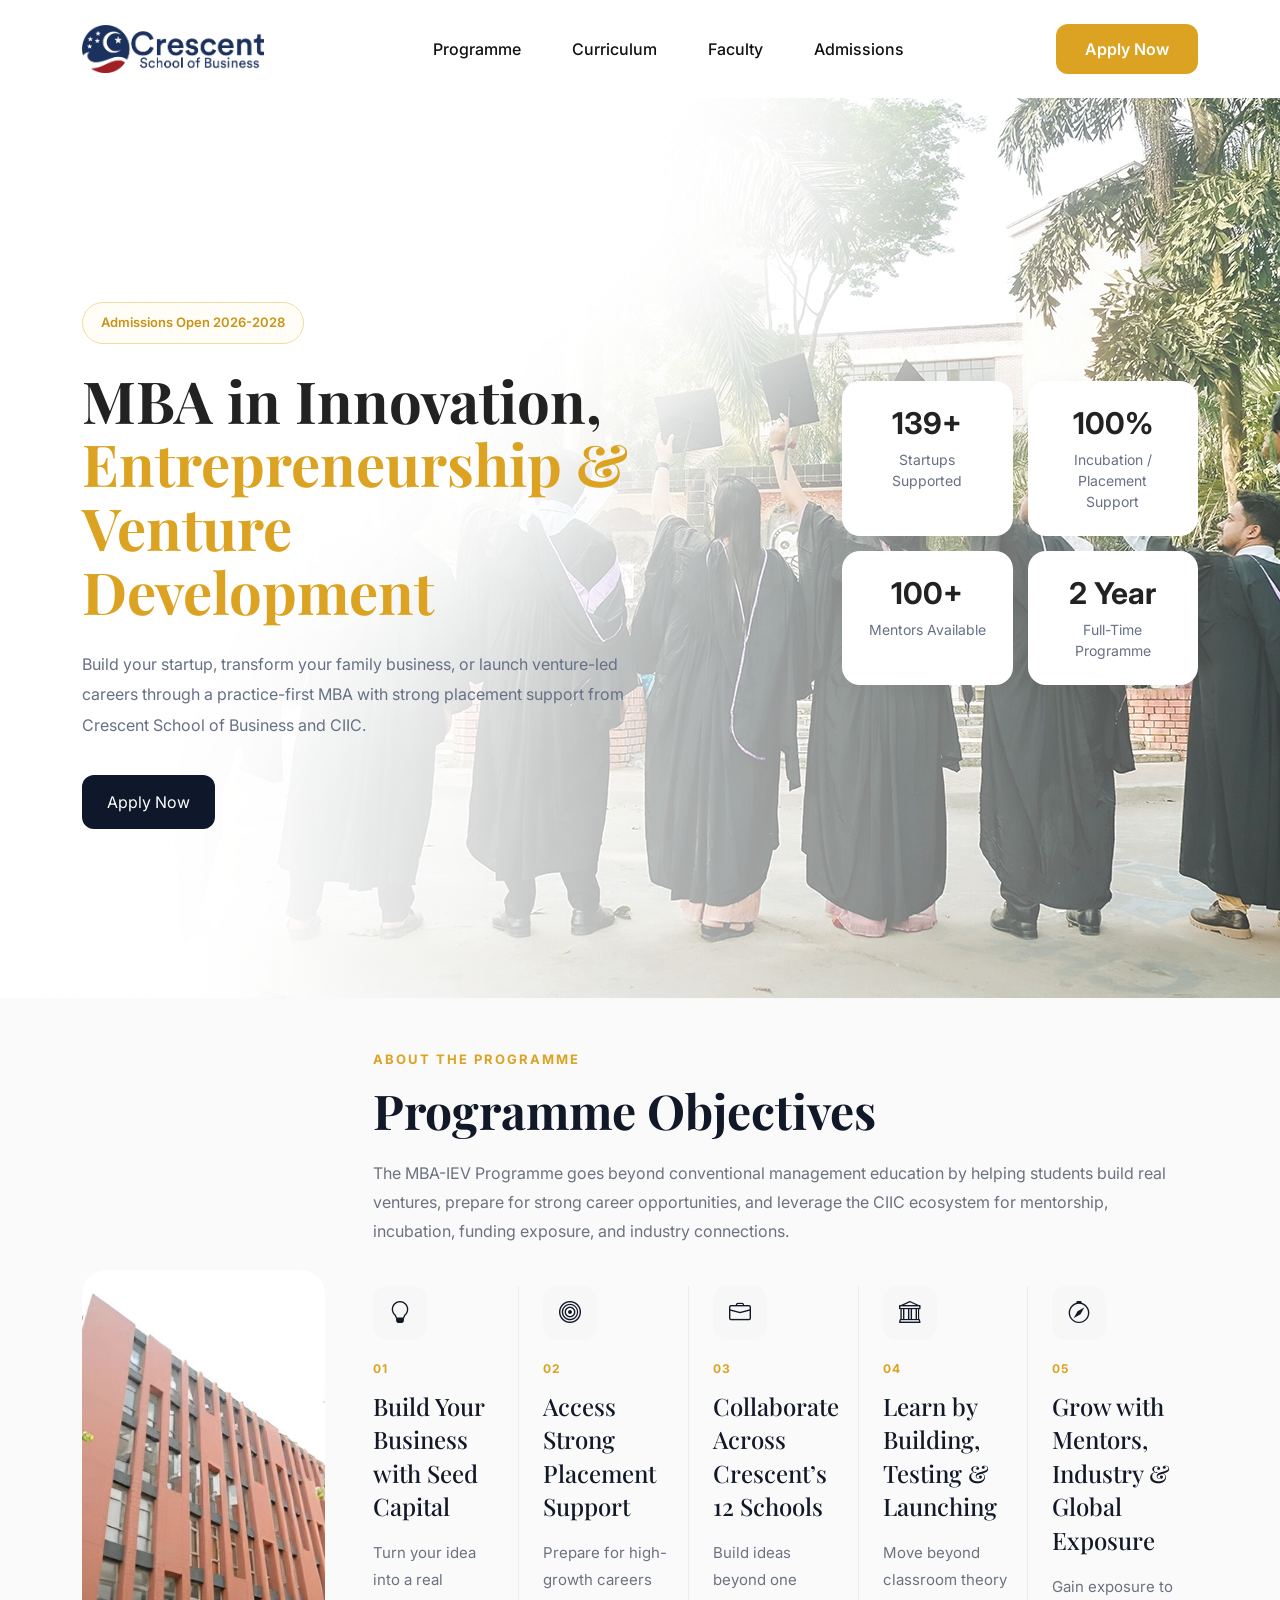
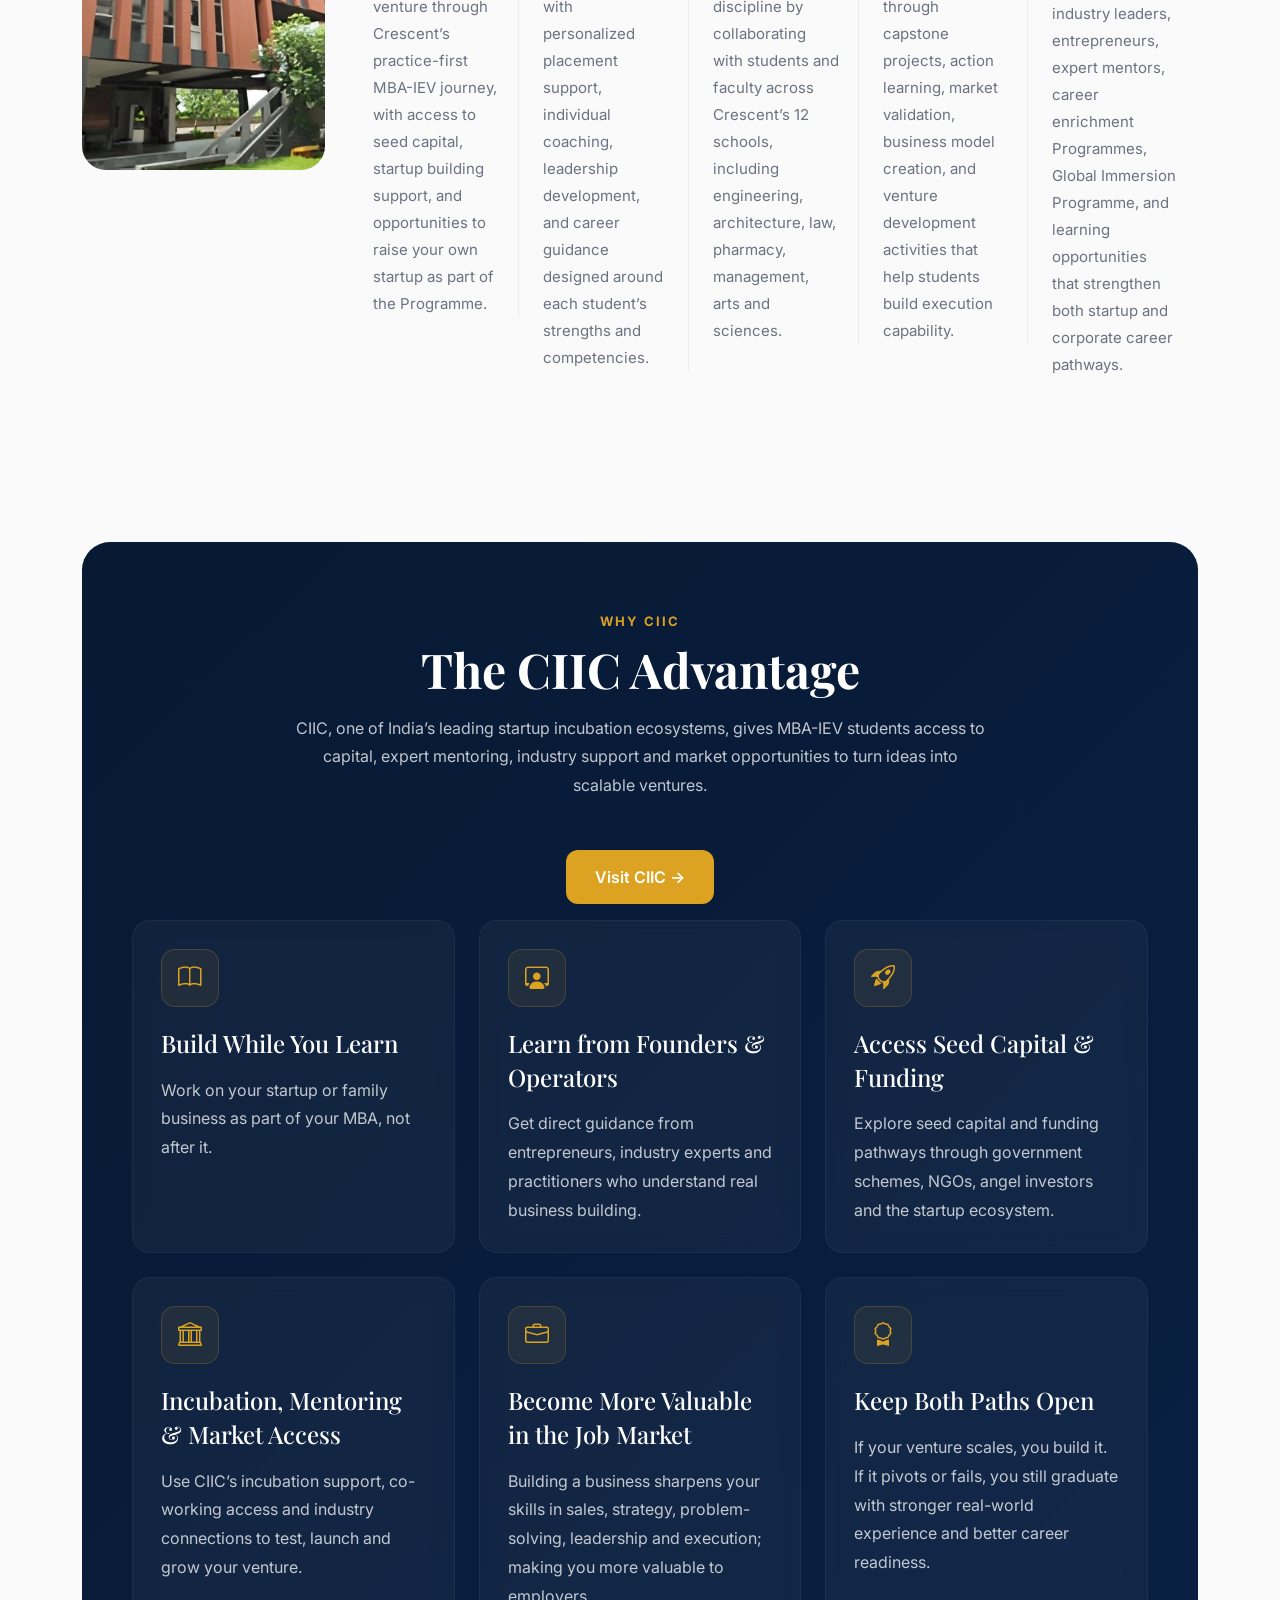
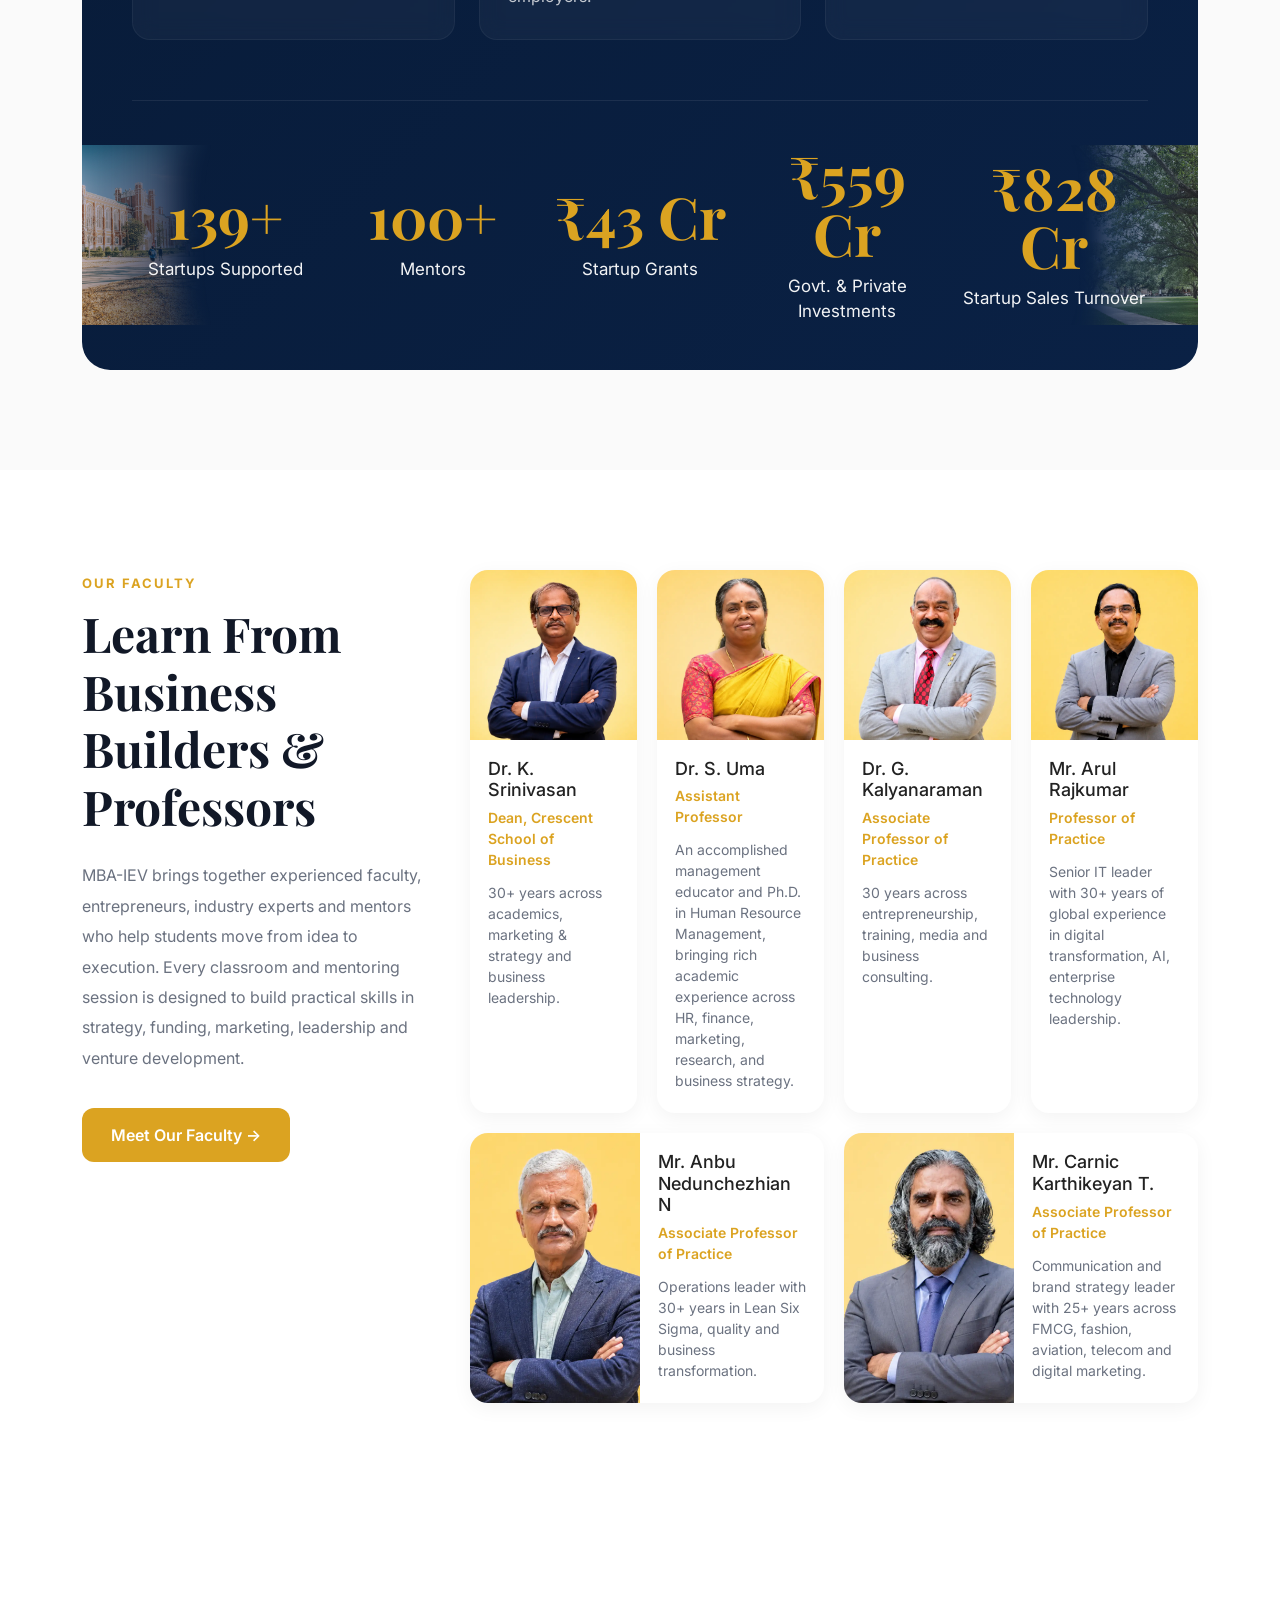
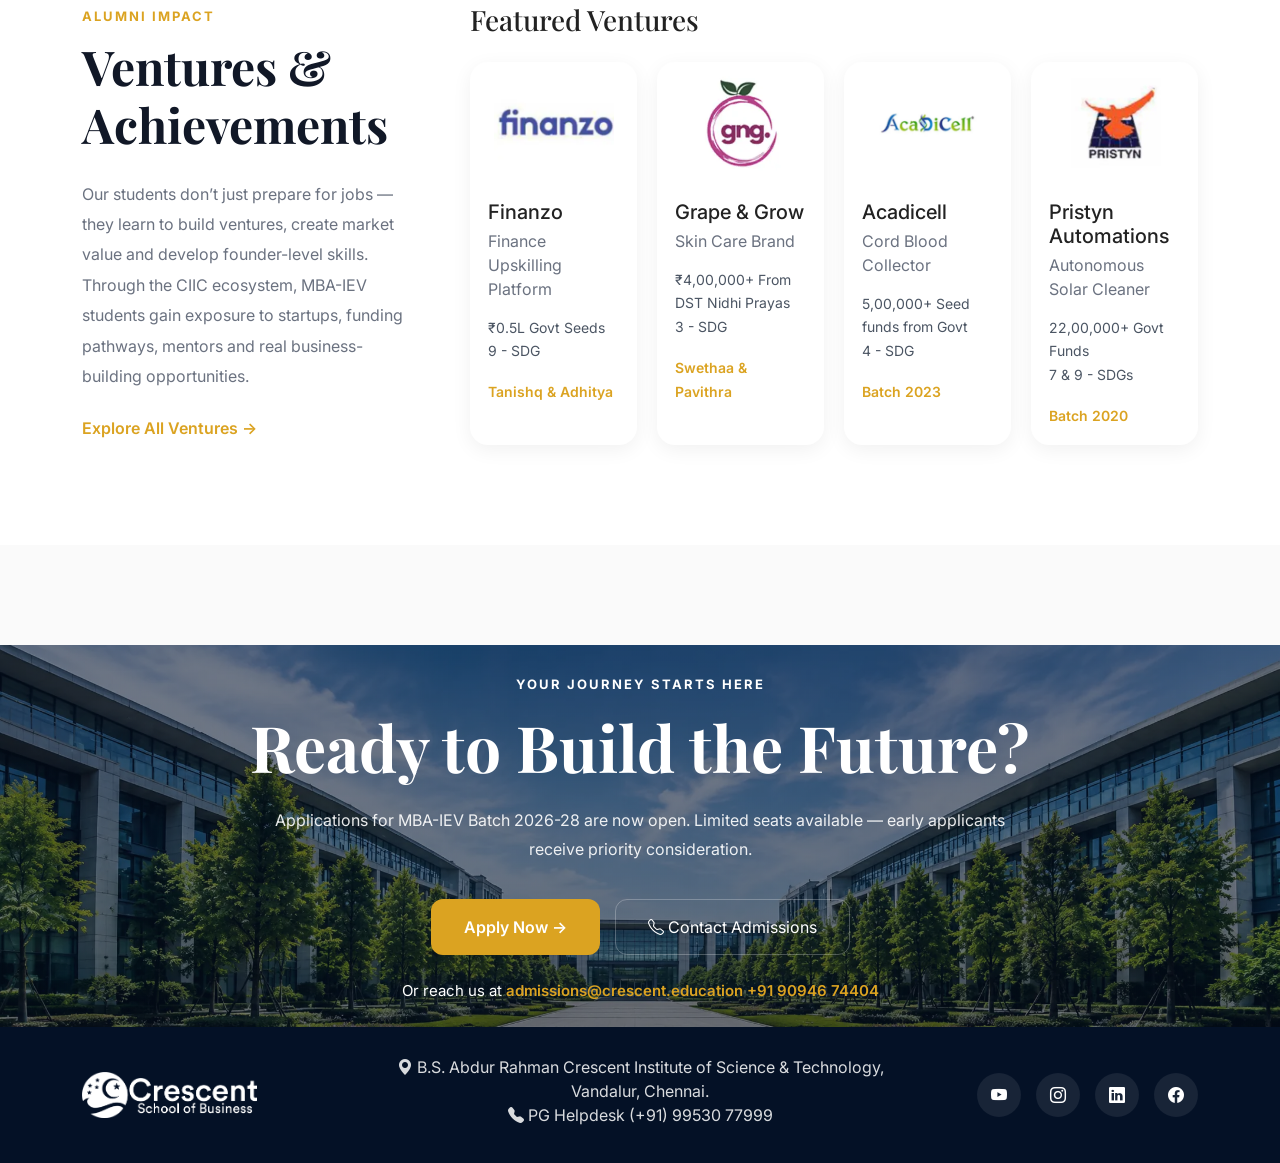
<file: index.html>
<!DOCTYPE html>
<html lang="en">
<head>
    <meta charset="UTF-8">
    <meta name="viewport" content="width=device-width, initial-scale=1.0">

    <title>University MBA Programme</title>

    <!-- Bootstrap -->
    <link href="https://cdn.jsdelivr.net/npm/bootstrap@5.3.3/dist/css/bootstrap.min.css" rel="stylesheet">
    <link rel="icon" type="image/x-icon" href="images/favicon.ico">

    <!-- Google Fonts -->
    <link href="https://fonts.googleapis.com/css2?family=Inter:wght@300;400;500;600;700&family=Playfair+Display:wght@600;700;800&display=swap" rel="stylesheet">

    <link rel="stylesheet" href="css/style.css">
    <link rel="stylesheet" href="https://cdn.jsdelivr.net/npm/bootstrap-icons@1.11.3/font/bootstrap-icons.min.css">
</head>
<body>

    <!-- NAVBAR -->
    <nav class="navbar navbar-expand-lg navbar-light custom-navbar">
        <div class="container">

            <a class="navbar-brand" href="#">
                <div class="logo-placeholder"><img src="images/crescent-logo-white.webp" style="width: 182px;"></div>
            </a>

            <button class="navbar-toggler" type="button" data-bs-toggle="collapse" data-bs-target="#mainNav">
                <span class="navbar-toggler-icon"></span>
            </button>

            <div class="collapse navbar-collapse" id="mainNav">

                <ul class="navbar-nav mx-auto">
                    <li class="nav-item">
                        <a class="nav-link" href="#Programme-objectives">Programme</a>
                    </li>

                    <li class="nav-item">
                        <a class="nav-link" href="#ciic-advantage">Curriculum</a>
                    </li>

                    <li class="nav-item">
                        <a class="nav-link" href="#faculty">Faculty</a>
                    </li>

                    <li class="nav-item">
                        <a class="nav-link" href="#admissions">Admissions</a>
                    </li>
                </ul>

                <a href="https://admissions.crescent.education/mba-and-mca-programme-application" class="btn apply-btn">
                    Apply Now
                </a>

            </div>
        </div>
    </nav>
<!-- HERO -->
    <section class="hero-section">

        <div class="hero-video-wrapper">
            <video class="hero-video" autoplay muted loop playsinline poster="images/hero-bg.webp">
                <source src="https://crescent.education//wp-content//uploads//2025//05//BSACIST-3-26052025.mp4" type="video/mp4">
            </video>
        </div>

        <div class="hero-overlay"></div>

        <div class="container position-relative">

            <div class="row align-items-center justify-content-between">

                <!-- LEFT CONTENT -->
                <div class="col-lg-7 col-xl-6">

                    <div class="hero-content">

                        <div class="hero-badge">
                            Admissions Open 2026-2028
                        </div>

                        <h1 class="hero-title">
                            MBA in Innovation,
                            <span>Entrepreneurship &amp; Venture Development</span>
                        </h1>

                        <p class="hero-description">
                            Build your startup, transform your family business, or launch venture-led careers through a practice-first MBA with strong placement support from Crescent School of Business and CIIC.
                        </p>

                        

                        <div class="hero-buttons align-items-center">

                            <a href="https://admissions.crescent.education/mba-and-mca-programme-application" class="btn primary-btn">
                                Apply Now
                            </a>

                        </div>

                    </div>

                </div>

                <!-- RIGHT CTA -->
                <div class="col-lg-5 col-xl-4">

                    <div class="stats-grid">

                            <div class="stat-card">
                                <h3>139+</h3>
                                <p>Startups Supported</p>
                            </div>

                            <div class="stat-card">
                                <h3>100%</h3>
                                <p>Incubation / Placement Support</p>
                            </div>

                            <!-- <div class="stat-card">
                                <h3>5 Lakhs</h3>
                                <p>Average package</p>
                            </div>

                            <div class="stat-card">
                                <h3>11 Lakhs</h3>
                                <p>Highest package</p>
                            </div> -->

                            <div class="stat-card">
                                <h3>100+</h3>
                                <p>Mentors Available</p>
                            </div>

                            <div class="stat-card">
                                <h3>2 Year</h3>
                                <p>Full-Time Programme</p>
                            </div>

                        </div>

                </div>

            </div>

        </div>

    </section>
    <!-- Programme OBJECTIVES -->
    <section class="Programme-objectives py-5" id="Programme-objectives">

        <div class="container">

            <div class="row align-items-center g-5">

                <!-- IMAGE -->
                <div class="col-lg-3">

                    <div class="objectives-image">
                        <img
                            src="images/program-campus.webp"
                            alt="Campus Building"
                            class="img-fluid"
                        >
                    </div>

                </div>

                <!-- CONTENT -->
                <div class="col-lg-9">

                    <span class="section-tag">
                        ABOUT THE PROGRAMME
                    </span>

                    <h2 class="section-title">
                        Programme Objectives
                    </h2>

                    <p class="section-description">
                        The MBA-IEV Programme goes beyond conventional management education by helping students build real ventures, prepare for strong career opportunities, and leverage the CIIC ecosystem for mentorship, incubation, funding exposure, and industry connections.
                    </p>

                    <div class="row g-4 objectives-grid">

                        <!-- CARD 1 -->
                        <div class="col-lg col-md-6">

                            <div class="objective-card">

                                <div class="objective-icon">
                                    <i class="bi bi-lightbulb"></i>
                                </div>

                                <span class="objective-number">
                                    01
                                </span>

                                <h4>
                                    Build Your Business with Seed Capital
                                </h4>

                                <p>
                                    Turn your idea into a real venture through Crescent&rsquo;s practice-first MBA-IEV journey, with access to seed capital, startup building support, and opportunities to raise your own startup as part of the Programme.
                                </p>

                            </div>

                        </div>

                        <!-- CARD 2 -->
                        <div class="col-lg col-md-6">

                            <div class="objective-card">

                                <div class="objective-icon">
                                    <i class="bi bi-bullseye"></i>
                                </div>

                                <span class="objective-number">
                                    02
                                </span>

                                <h4>
                                    Access Strong Placement Support
                                </h4>

                                <p>
                                    Prepare for high-growth careers with personalized placement support, individual coaching, leadership development, and career guidance designed around each student&rsquo;s strengths and competencies.
                                </p>

                            </div>

                        </div>

                        <!-- CARD 3 -->
                        <div class="col-lg col-md-6">

                            <div class="objective-card">

                                <div class="objective-icon">
                                    <i class="bi bi-briefcase"></i>
                                </div>

                                <span class="objective-number">
                                    03
                                </span>

                                <h4>
                                    Collaborate Across Crescent&rsquo;s 12 Schools
                                </h4>

                                <p>
                                    Build ideas beyond one discipline by collaborating with students and faculty across Crescent&rsquo;s 12 schools, including engineering, architecture, law, pharmacy, management, arts and sciences.
                                </p>

                            </div>

                        </div>

                        <!-- CARD 4 -->
                        <div class="col-lg col-md-6">

                            <div class="objective-card">

                                <div class="objective-icon">
                                    <i class="bi bi-bank"></i>
                                </div>

                                <span class="objective-number">
                                    04
                                </span>

                                <h4>
                                    Learn by Building, Testing &amp; Launching
                                </h4>

                                <p>
                                    Move beyond classroom theory through capstone projects, action learning, market validation, business model creation, and venture development activities that help students build execution capability.
                                </p>

                            </div>

                        </div>

                        <!-- CARD 5 -->
                        <div class="col-lg col-md-12">

                            <div class="objective-card">

                                <div class="objective-icon">
                                    <i class="bi bi-compass"></i>
                                </div>

                                <span class="objective-number">
                                    05
                                </span>

                                <h4>
                                    Grow with Mentors, Industry &amp; Global Exposure
                                </h4>

                                <p>
                                    Gain exposure to industry leaders, entrepreneurs, expert mentors, career enrichment Programmes, Global Immersion Programme, and learning opportunities that strengthen both startup and corporate career pathways.
                                </p>

                            </div>

                        </div>

                    </div>

                </div>

            </div>

        </div>

    </section>
    <!-- WHY CIIC -->
    <section class="ciic-advantage" id="ciic-advantage">

        <div class="container">

            <div class="advantage-wrapper">

                <div class="section-header text-center">

                    <span class="section-tag">
                        WHY CIIC
                    </span>

                    <h2 class="section-title text-white">
                        The CIIC Advantage
                    </h2>

                    <p class="section-subtitle">
                        CIIC, one of India&rsquo;s leading startup incubation ecosystems, gives MBA-IEV students access to capital, expert mentoring, industry support and market opportunities to turn ideas into scalable ventures.
                    </p>

                    <a href="https://www.ciic.ventures/" target="_blank" rel="noopener" class="btn faculty-btn mb-3">
                        Visit CIIC →
                    </a>

                </div>

                <div class="row g-4">

                    <!-- CARD 1 -->
                    <div class="col-lg-4 col-md-4 col-sm-6">

                        <div class="advantage-card">

                            <div class="card-icon">
                                <i class="bi bi-book"></i>
                            </div>

                            <h4>Build While You Learn</h4>

                            <p>
                                Work on your startup or family business as part of your MBA, not after it.
                            </p>

                        </div>

                    </div>

                    <!-- CARD 2 -->
                    <div class="col-lg-4 col-md-4 col-sm-6">

                        <div class="advantage-card">

                            <div class="card-icon">
                                <i class="bi bi-person-workspace"></i>
                            </div>

                            <h4>Learn from Founders &amp; Operators</h4>

                            <p>
                                Get direct guidance from entrepreneurs, industry experts and practitioners who understand real business building.
                            </p>

                        </div>

                    </div>

                    <!-- CARD 3 -->
                    <div class="col-lg-4 col-md-4 col-sm-6">

                        <div class="advantage-card">

                            <div class="card-icon">
                                <i class="bi bi-rocket-takeoff"></i>
                            </div>

                            <h4>Access Seed Capital &amp; Funding</h4>

                            <p>
                                Explore seed capital and funding pathways through government schemes, NGOs, angel investors and the startup ecosystem.
                            </p>

                        </div>

                    </div>

                    <!-- CARD 4 -->
                    <div class="col-lg-4 col-md-4 col-sm-6">

                        <div class="advantage-card">

                            <div class="card-icon">
                                <i class="bi bi-bank"></i>
                            </div>

                            <h4>Incubation, Mentoring &amp; Market Access</h4>

                            <p>
                                Use CIIC&rsquo;s incubation support, co-working access and industry connections to test, launch and grow your venture.
                            </p>

                        </div>

                    </div>

                    <!-- CARD 5 -->
                    <div class="col-lg-4 col-md-4 col-sm-6">

                        <div class="advantage-card">

                            <div class="card-icon">
                                <i class="bi bi-briefcase"></i>
                            </div>

                            <h4>Become More Valuable in the Job Market</h4>

                            <p>
                                Building a business sharpens your skills in sales, strategy, problem-solving, leadership and execution; making you more valuable to employers.
                            </p>

                        </div>

                    </div>

                    <!-- CARD 6 -->
                    <div class="col-lg-4 col-md-4 col-sm-6">

                        <div class="advantage-card">

                            <div class="card-icon">
                                <i class="bi bi-award"></i>
                            </div>

                            <h4>Keep Both Paths Open</h4>

                            <p>
                                If your venture scales, you build it. If it pivots or fails, you still graduate with stronger real-world experience and better career readiness.
                            </p>

                        </div>

                    </div>

                </div>

                <!-- STATS BAR -->
                <!-- STATS STRIP -->
            <div class="stats-strip-wrapper">

                <!-- Left Image -->
                <div class="stats-side-image stats-side-left"></div>

                <!-- Right Image -->
                <div class="stats-side-image stats-side-right"></div>

                <div class="stats-strip">

                    <div class="stats-content">

                        <div class="stat-item">
                            <h3>139+</h3>
                            <p>Startups Supported</p>
                        </div>

                        <div class="stat-item">
                            <h3>100+</h3>
                            <p>Mentors</p>
                        </div>

                        <div class="stat-item">
                            <h3>₹43 Cr</h3>
                            <p>Startup Grants</p>
                        </div>

                        <div class="stat-item">
                            <h3>₹559 Cr</h3>
                            <p>Govt. &amp; Private Investments</p>
                        </div>

                        <div class="stat-item">
                            <h3>₹828 Cr</h3>
                            <p>Startup Sales Turnover</p>
                        </div>

                    </div>

                </div>

            </div>

            </div>

        </div>

    </section>
    <!-- FACULTY SECTION -->
    <section class="faculty-section" id="faculty">

        <div class="container">

            <div class="row g-5 align-items-start">

                <!-- LEFT CONTENT -->
                <div class="col-lg-4">

                    <div class="faculty-intro">

                        <span class="section-tag">
                            OUR FACULTY
                        </span>

                        <h2 class="section-title">
                            Learn From Business Builders & Professors
                        </h2>

                        <p>
                            MBA-IEV brings together experienced faculty, entrepreneurs, industry experts and mentors who help students move from idea to execution. Every classroom and mentoring session is designed to build practical skills in strategy, funding, marketing, leadership and venture development.
                        </p>

                        <a href="https://crescent.education/faculty-management-studies/" class="btn faculty-btn">
                            Meet Our Faculty →
                        </a>

                    </div>

                </div>

                <!-- FACULTY GRID -->
                <div class="col-lg-8">

                    <div class="faculty-grid">

                        <!-- CARD 1 -->
                        <div class="faculty-card">

                            <img src="images/faculty-1.webp" alt="Faculty">

                            <div class="faculty-info">
                                <h4>Dr. K. Srinivasan</h4>

                                <span>
                                    Dean, Crescent School of Business
                                </span>

                                <p>30+ years across academics, marketing &amp; strategy and business leadership.</p>
                            </div>

                        </div>

                        <!-- CARD 2 -->
                        <div class="faculty-card">

                            <img src="images/faculty-2.webp" alt="Faculty">

                            <div class="faculty-info">
                                <h4>Dr. S. Uma</h4>

                                <span>Assistant Professor</span>

                                <p>An accomplished management educator and Ph.D. in Human Resource Management, bringing rich academic experience across HR, finance, marketing, research, and business strategy.</p>
                            </div>

                        </div>

                        <!-- CARD 3 -->
                        <div class="faculty-card">

                            <img src="images/faculty-3.webp" alt="Faculty">

                            <div class="faculty-info">
                                <h4>Dr. G. Kalyanaraman</h4>

                                <span>Associate Professor of Practice</span>

                                <p>30 years across entrepreneurship, training, media and business consulting.</p>
                            </div>

                        </div>

                        <!-- CARD 4 -->
                        <div class="faculty-card">

                            <img src="images/faculty-4.webp" alt="Faculty">

                            <div class="faculty-info">
                                <h4>Mr. Arul Rajkumar</h4>

                                <span>Professor of Practice</span>

                                <p>Senior IT leader with 30+ years of global experience in digital transformation, AI, enterprise technology leadership.</p>
                            </div>

                        </div>

                        <!-- CARD 5 -->
                        <div class="faculty-card faculty-card-wide">

                            <img src="images/faculty-5.webp" alt="Faculty">

                            <div class="faculty-info">
                                <h4>Mr. Anbu Nedunchezhian N</h4>

                                <span>Associate Professor of Practice</span>

                                <p>Operations leader with 30+ years in Lean Six Sigma, quality and business transformation.</p>
                            </div>

                        </div>

                        <!-- CARD 6 -->
                        <div class="faculty-card faculty-card-wide">

                            <img src="images/faculty-6.webp" alt="Faculty">

                            <div class="faculty-info">
                                <h4>Mr. Carnic Karthikeyan T.</h4>

                                <span>Associate Professor of Practice</span>

                                <p>Communication and brand strategy leader with 25+ years across FMCG, fashion, aviation, telecom and digital marketing.</p>
                            </div>

                        </div>

                    </div>

                </div>

            </div>

        </div>

    </section>
    <!-- ALUMNI IMPACT -->
    <section class="alumni-impact">

        <div class="container">

            <div class="row g-5">

                <!-- LEFT INTRO -->
                <div class="col-lg-4">

                    <div class="alumni-intro">

                        <span class="section-tag">
                            ALUMNI IMPACT
                        </span>

                        <h2 class="section-title">
                            Ventures & Achievements
                        </h2>

                        <p>
                            Our students don&rsquo;t just prepare for jobs — they learn to build ventures, create market value and develop founder-level skills. Through the CIIC ecosystem, MBA-IEV students gain exposure to startups, funding pathways, mentors and real business-building opportunities.
                        </p>

                        <a href="https://www.ciic.ventures/" class="alumni-link">
                            Explore All Ventures →
                        </a>

                    </div>

                </div>

                <!-- FEATURED VENTURES -->
                <div class="col-lg-8">

                    <h3 class="sub-heading">
                        Featured Ventures
                    </h3>

                    <div class="ventures-grid">

                        <!-- Venture 1 -->
                        <div class="venture-card">

                            <img src="images/venture-1.webp" alt="">

                            <div class="venture-content">

                                <h4>Finanzo</h4>
                                <span>Finance Upskilling Platform</span>

                                <p>
                                    ₹0.5L Govt Seeds<br>
                                    9 - SDG
                                </p>

                                <small>Tanishq & Adhitya</small>

                            </div>

                        </div>

                        <!-- Venture 2 -->
                        <div class="venture-card">

                            <img src="images/venture-3.webp" alt="">

                            <div class="venture-content">

                                <h4>Grape & Grow</h4>
                                <span>Skin Care Brand</span>

                                <p>
                                    ₹4,00,000+ From DST Nidhi Prayas<br>
                                    3 - SDG
                                </p>

                                <small>Swethaa & Pavithra</small>

                            </div>

                        </div>

                        <!-- Venture 3 -->
                        <div class="venture-card">

                            <img src="images/venture-2.webp" alt="">

                            <div class="venture-content">

                                <h4>Acadicell</h4>
                                <span>Cord Blood Collector</span>

                                <p>
                                    5,00,000+ Seed funds from Govt<br>
                                    4 - SDG
                                </p>

                                <small>Batch 2023</small>

                            </div>

                        </div>

                        <!-- Venture 4 -->
                        <div class="venture-card">

                            <img src="images/venture-4.webp" alt="">

                            <div class="venture-content">

                                <h4>Pristyn Automations</h4>
                                <span>Autonomous Solar Cleaner</span>

                                <p>
                                    22,00,000+ Govt Funds<br>
                                    7 & 9 - SDGs
                                </p>

                                <small>Batch 2020</small>

                            </div>

                        </div>

                    </div>

                </div>

                <!-- ALUMNI LEADERS -->
                <!-- <div class="col-lg-3">

                    <h3 class="sub-heading">
                        Where CIIC Alumni Lead
                    </h3>

                    <div class="leaders-list">

                        <div class="leader-item">
                            <i class="bi bi-person-circle"></i>
                            <div>
                                <h5>Rohan Desai</h5>
                                <p>VP Strategy, Zomato</p>
                            </div>
                            <span>2019</span>
                        </div>

                        <div class="leader-item">
                            <i class="bi bi-person-circle"></i>
                            <div>
                                <h5>Neha Agrawal</h5>
                                <p>General Partner, Sequoia India</p>
                            </div>
                            <span>2017</span>
                        </div>

                        <div class="leader-item">
                            <i class="bi bi-person-circle"></i>
                            <div>
                                <h5>Arjun Malhotra</h5>
                                <p>Co-Founder, ClearX</p>
                            </div>
                            <span>2018</span>
                        </div>

                        <div class="leader-item">
                            <i class="bi bi-person-circle"></i>
                            <div>
                                <h5>Divya Rao</h5>
                                <p>CMO, ThriveUp</p>
                            </div>
                            <span>2020</span>
                        </div>

                        <div class="leader-item">
                            <i class="bi bi-person-circle"></i>
                            <div>
                                <h5>Sameer Joshi</h5>
                                <p>MD, Goldman Sachs India</p>
                            </div>
                            <span>2015</span>
                        </div>

                        <div class="leader-item">
                            <i class="bi bi-person-circle"></i>
                            <div>
                                <h5>Preeti Venkat</h5>
                                <p>Founder, ClimateOS</p>
                            </div>
                            <span>2021</span>
                        </div>

                    </div>

                </div> -->

            </div>

        </div>

    </section>
    <!-- FINAL CTA + FOOTER -->
    <footer class="footer-section">

        <!-- CTA AREA -->
        <div class="footer-cta" id="admissions">

            <div class="container">

                <div class="cta-content text-center">

                    <span class="footer-tag">
                        YOUR JOURNEY STARTS HERE
                    </span>

                    <h2>
                        Ready to Build the Future?
                    </h2>

                    <p>
                        Applications for MBA-IEV Batch 2026-28 are now open.
                        Limited seats available — early applicants receive
                        priority consideration.
                    </p>

                    <div class="cta-buttons">

                        <a href="https://admissions.crescent.education/mba-and-mca-Programme-application" class="btn footer-apply-btn">
                            Apply Now →
                        </a>

                        <a href="tel:+919094674404" class="btn footer-contact-btn">
                            <i class="bi bi-telephone"></i>
                            Contact Admissions
                        </a>

                    </div>

                    <div class="contact-line">

                        Or reach us at

                        <a href="mailto:admissions@crescent.education">
                            admissions@crescent.education
                        </a>

                        

                        <a href="tel:+919094674404">
                            +91 90946 74404
                        </a>

                    </div>

                </div>

            </div>

        </div>

        <!-- FOOTER BAR -->
        <div class="footer-bottom">

            <div class="container">

                <div class="row align-items-center gy-4">

                    <!-- LOGO -->
                    <div class="col-lg-3">

                        <div class="footer-logo">

                            <img
                                src="images/cresent-footer-logo.webp"
                                alt="CIIC Business School"
                                style="width: 175px;"
                            >

                        </div>

                    </div>

                    <!-- CENTER INFO -->
                    <div class="col-lg-6 text-center">

                        <div class="footer-info">

                            <p>
                                <i class="bi bi-geo-alt-fill"></i>
                                B.S. Abdur Rahman Crescent Institute of Science & Technology, Vandalur, Chennai. <br>
                                <i class="bi bi-telephone-fill"></i>
                                PG Helpdesk (+91) 99530 77999  <br>
                                <!-- <i class="bi bi-envelope-fill"></i>
                                admissions@cresecent.education  <br> -->
                            </p>

                            <!-- <p>
                                © 2025 CIIC. All Rights Reserved.
                                • MBA-IEV Programme
                            </p> -->

                        </div>

                    </div>

                    <!-- SOCIAL -->
                    <div class="col-lg-3">

                        <div class="footer-social">

                            <a href="https://www.youtube.com/@CrescentSchoolofBusiness" target="_blank">
                                <i class="bi bi-youtube"></i>
                            </a>

                            <a href="https://www.instagram.com/crescentschoolofbusiness" target="_blank">
                                <i class="bi bi-instagram"></i>
                            </a>

                            <a href="https://www.linkedin.com/school/crescent-school-of-business-csb/posts/?feedView=all" target="_blank">
                                <i class="bi bi-linkedin"></i>
                            </a>

                            <a href="https://www.facebook.com/csbedu" target="_blank">
                                <i class="bi bi-facebook"></i>
                            </a>

                        </div>

                    </div>

                </div>

            </div>

        </div>

    </footer>

    <script src="https://cdn.jsdelivr.net/npm/bootstrap@5.3.3/dist/js/bootstrap.bundle.min.js"></script>
    <script src="js/script.js"></script>

</body>
</html>
</file>
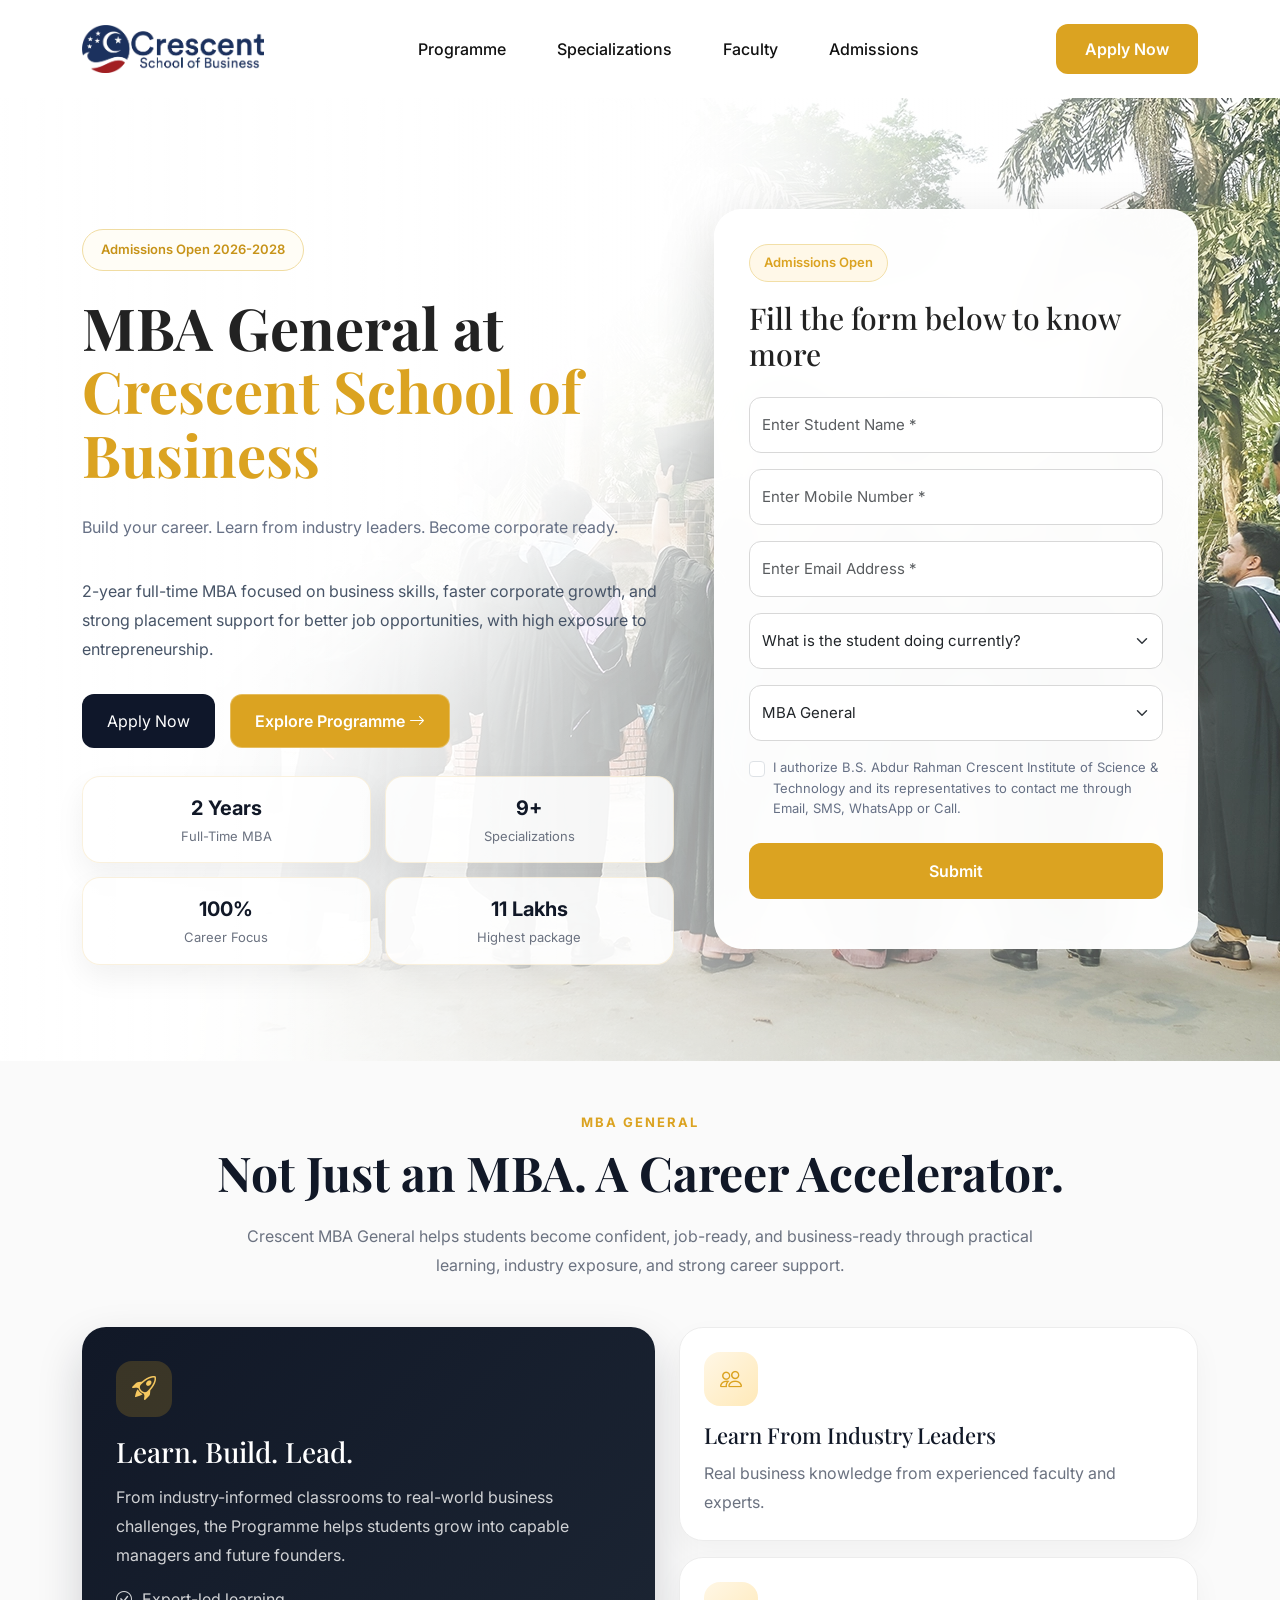
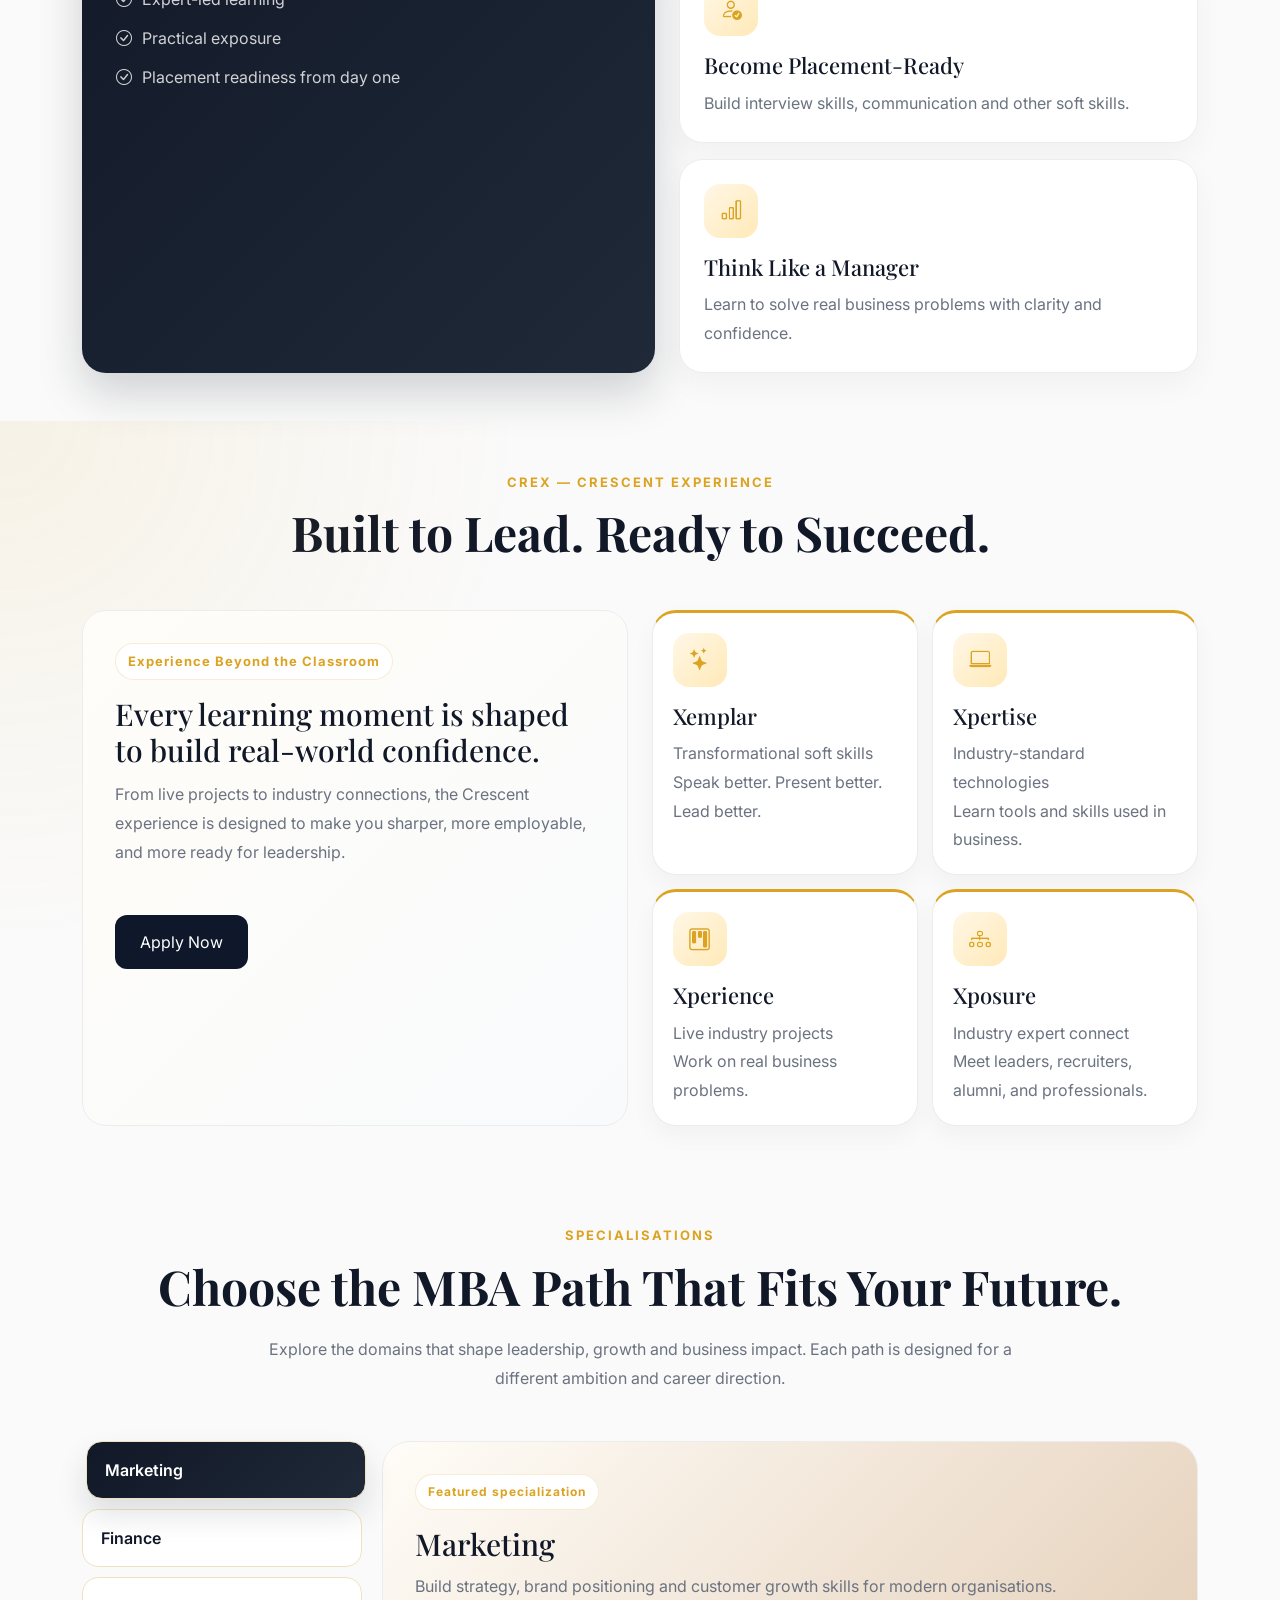
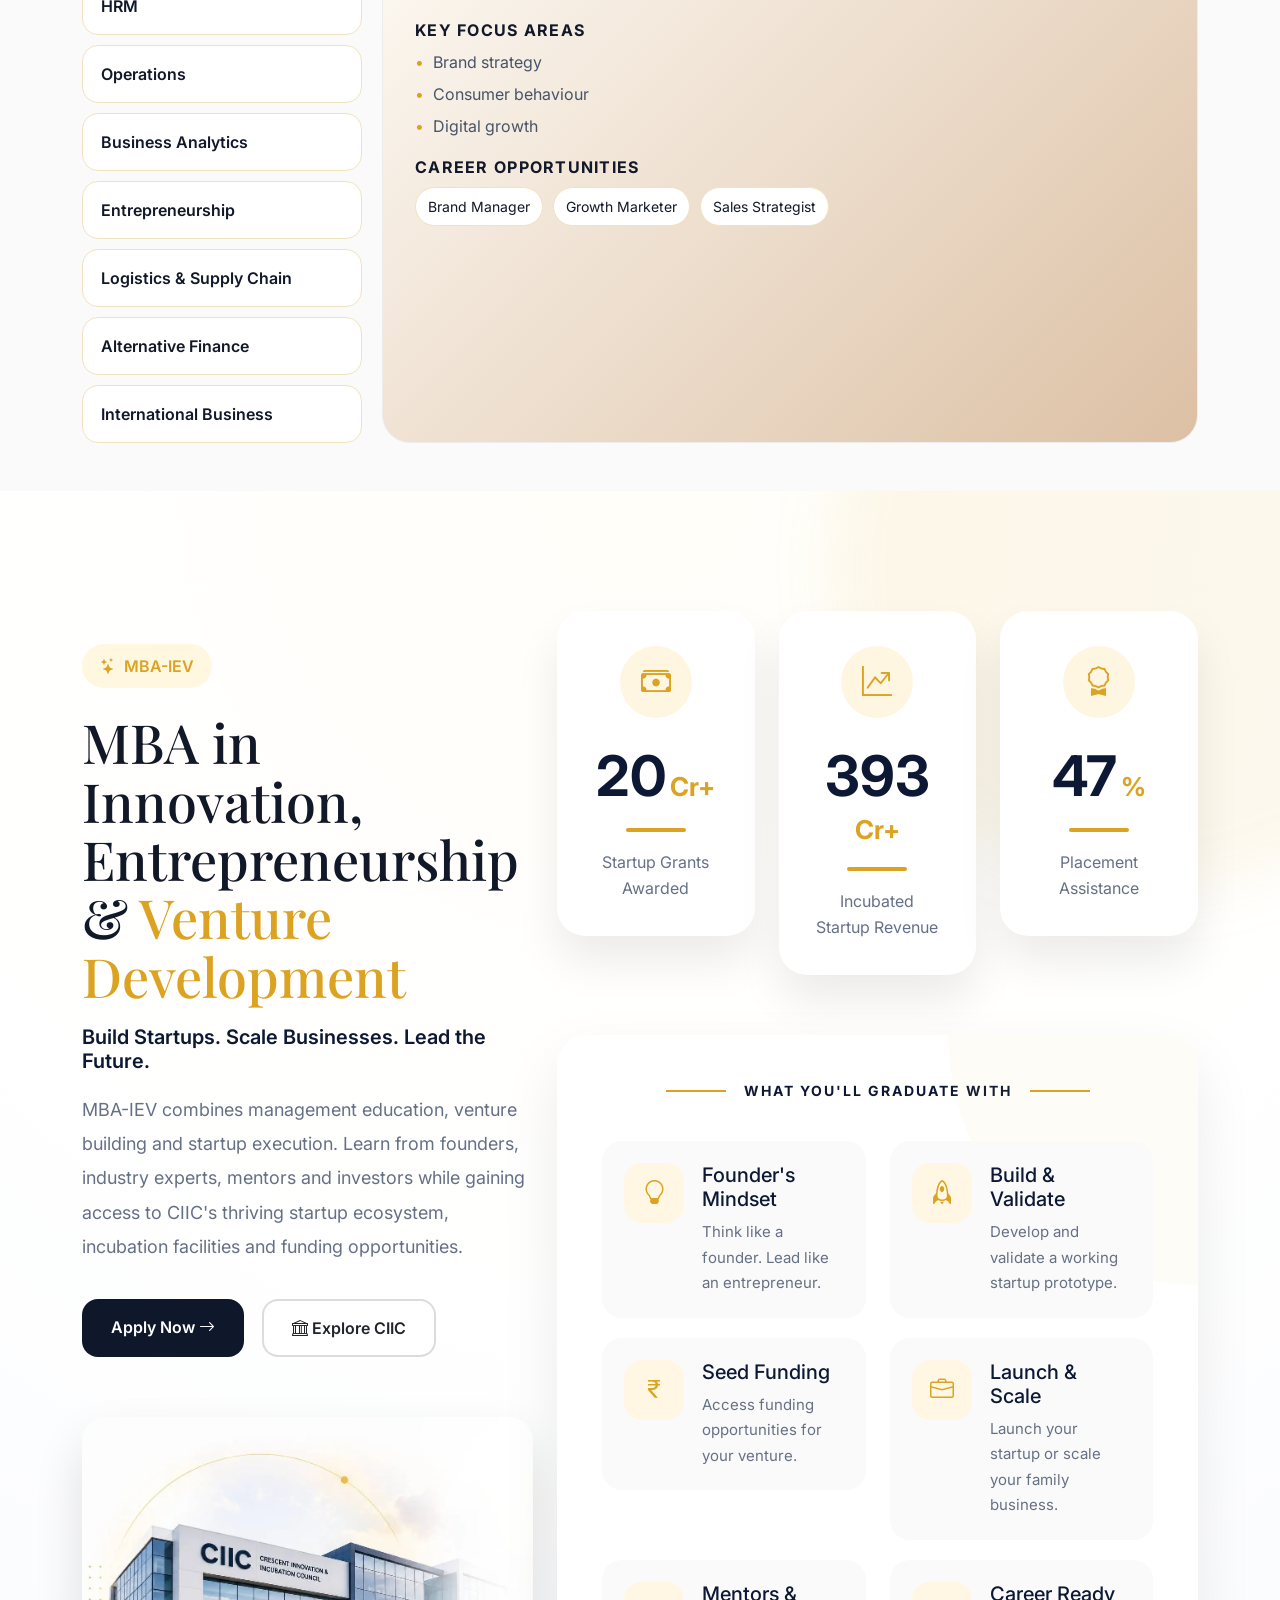
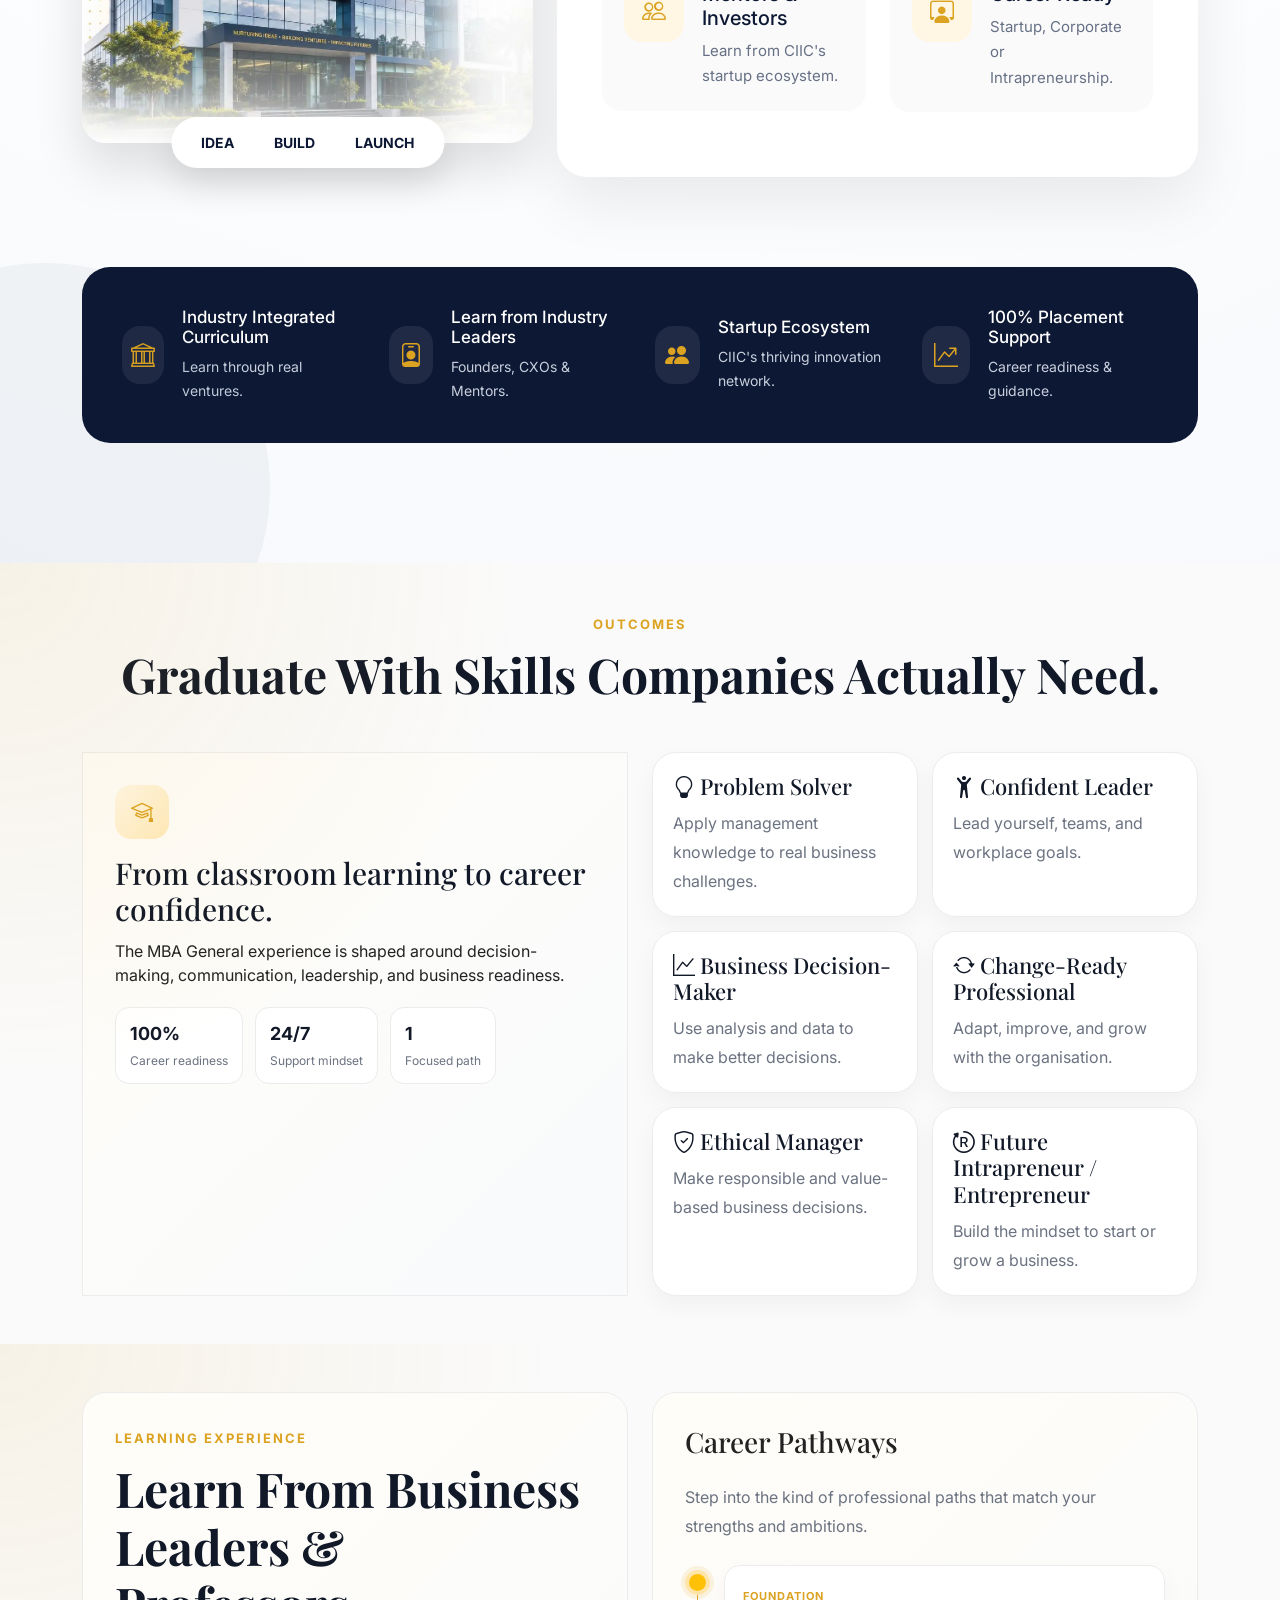
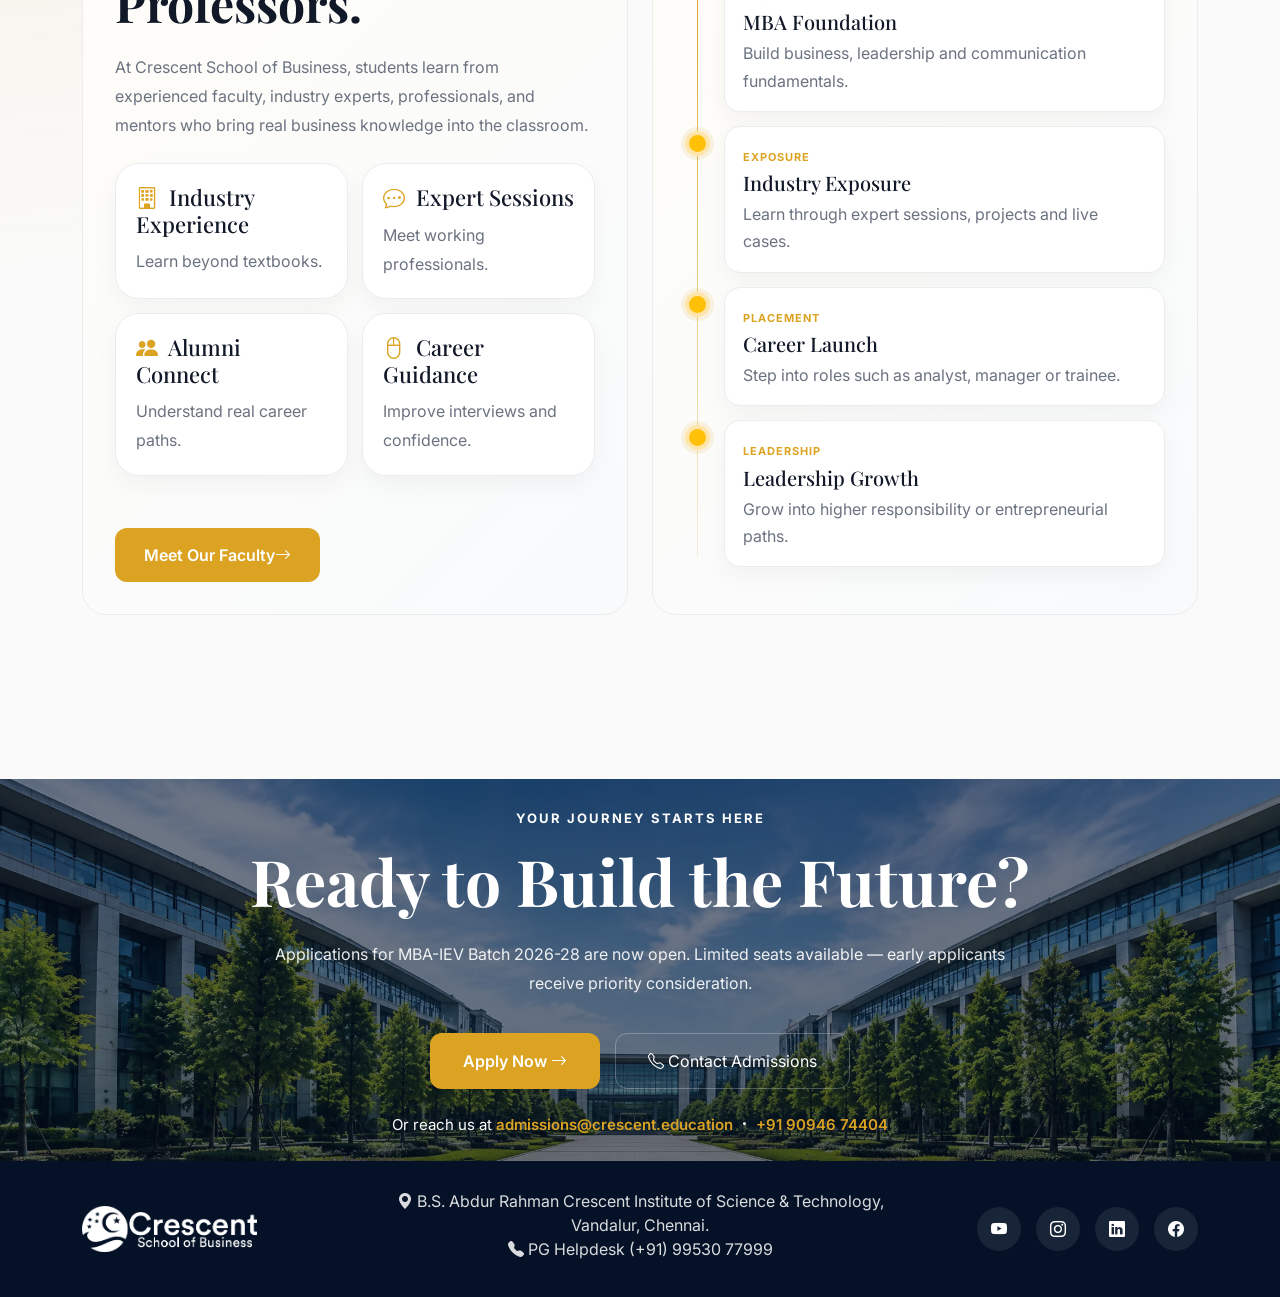
<file: mba-general.html>
<!DOCTYPE html>
<html lang="en">
<head>
    <meta charset="UTF-8">
    <meta name="viewport" content="width=device-width, initial-scale=1.0">

    <title>University MBA Programme</title>

    <!-- Bootstrap -->
    <link href="https://cdn.jsdelivr.net/npm/bootstrap@5.3.3/dist/css/bootstrap.min.css" rel="stylesheet">
    <link rel="icon" type="image/x-icon" href="images/favicon.ico">

    <!-- Google Fonts -->
    <link href="https://fonts.googleapis.com/css2?family=Inter:wght@300;400;500;600;700&family=Playfair+Display:wght@600;700;800&display=swap" rel="stylesheet">

    <link rel="stylesheet" href="css/style.css">
    <link rel="stylesheet" href="https://cdn.jsdelivr.net/npm/bootstrap-icons@1.11.3/font/bootstrap-icons.min.css">
</head>
<body>

    <!-- NAVBAR -->
    <nav class="navbar navbar-expand-lg navbar-light custom-navbar">
        <div class="container">
            <a class="navbar-brand" href="#">
                <div class="logo-placeholder"><img src="images/crescent-logo-white.webp" style="width: 182px;"></div>
            </a>

            <button class="navbar-toggler" type="button" data-bs-toggle="collapse" data-bs-target="#mainNav">
                <span class="navbar-toggler-icon"></span>
            </button>

            <div class="collapse navbar-collapse" id="mainNav">
                <ul class="navbar-nav mx-auto">
                    <li class="nav-item"><a class="nav-link" href="#Programme">Programme</a></li>
                    <li class="nav-item"><a class="nav-link" href="#specializations">Specializations</a></li>
                    <li class="nav-item"><a class="nav-link" href="#faculty">Faculty</a></li>
                    <li class="nav-item"><a class="nav-link" href="#admissions">Admissions</a></li>
                </ul>

                <a href="#admissionform" class="btn apply-btn">
                    Apply Now
                </a>
            </div>
        </div>
    </nav>

    <!-- HERO -->
    <section class="hero-section py-5" id="hero">
        <div class="hero-video-wrapper">
            <video class="hero-video" autoplay muted loop playsinline poster="images/hero-bg.webp">
                <source src="https://crescent.education//wp-content//uploads//2025//05//BSACIST-3-26052025.mp4" type="video/mp4">
            </video>
        </div>

        <div class="hero-overlay"></div>

        <div class="container position-relative">
            <div class="hero-shell">
                <div class="hero-content py-5">
                    <div class="hero-badge">Admissions Open 2026-2028</div>

                    <h1 class="hero-title">
                        MBA General at
                        <span>Crescent School of Business</span>
                    </h1>

                    <p class="hero-description">
                        Build your career. Learn from industry leaders. Become corporate ready.
                    </p>

                    <p class="hero-subtext">
                        2-year full-time MBA focused on business skills, faster corporate growth, and strong placement support for better job opportunities, with high exposure to entrepreneurship.
                    </p>

                    <div class="hero-buttons align-items-center">
                        <a href="#admissionform" class="btn primary-btn">
                            Apply Now
                        </a>
                        <a href="#Programme" class="btn secondary-btn">
                            Explore Programme <i class="bi bi-arrow-right"></i>
                        </a>
                    </div>

                    <div class="hero-metrics">
                        <div class="metric-tile">
                            <strong>2 Years</strong>
                            <span>Full-Time MBA</span>
                        </div>
                        <div class="metric-tile">
                            <strong>9+</strong>
                            <span>Specializations</span>
                        </div>
                        <div class="metric-tile">
                            <strong>100%</strong>
                            <span>Career Focus</span>
                        </div>
                        <div class="metric-tile">
                            <strong>11 Lakhs</strong>
                            <span>Highest package</span>
                        </div>
                        <!-- <div class="metric-tile">
                            <strong>5 Lakhs</strong>
                            <span>Average package</span>
                        </div> -->
                    </div>
                </div>

                <div class="hero-visual">

                    <div class="hero-form-card">

                        <span class="form-badge" id="admissionform">
                            Admissions Open
                        </span>

                        <h3>Fill the form below to know more</h3>

                        <form id="leadForm">

                            <div class="mb-3">

                                <input
                                    type="text"
                                    class="form-control"
                                    name="name"
                                    placeholder="Enter Student Name *"
                                    required>

                            </div>

                            <div class="mb-3">

                                <input
                                    type="tel"
                                    class="form-control"
                                    name="phone"
                                    placeholder="Enter Mobile Number *"
                                    pattern="[0-9]{10}"
                                    required>

                            </div>

                            <div class="mb-3">

                                <input
                                    type="email"
                                    class="form-control"
                                    name="email"
                                    placeholder="Enter Email Address *"
                                    required>

                            </div>

                            <div class="mb-3">

                                <select
                                    class="form-select"
                                    name="education"
                                    required>

                                    <option value="">
                                        What is the student doing currently?
                                    </option>

                                    <option>
                                        Studying as Under Graduate (UG)
                                    </option>

                                    <option>
                                        Completed UG
                                    </option>

                                    <option>
                                        Studying / Completed PG
                                    </option>

                                    <option>
                                        Other
                                    </option>

                                </select>

                            </div>

                            <div class="mb-3">

                                <select
                                    class="form-select"
                                    name="programme"
                                    required>

                                    <option value="MBA General" selected>
                                        MBA General
                                    </option>

                                    <option>
                                        MBA-IEV (Innovation, Entrepreneurship & Venture Development)
                                    </option>

                                    <option>
                                        Others
                                    </option>

                                </select>

                            </div>

                            <div class="form-check mb-4">

                                <input
                                    class="form-check-input"
                                    type="checkbox"
                                    id="consent"
                                    required>

                                <label
                                    class="form-check-label"
                                    for="consent">

                                    I authorize B.S. Abdur Rahman Crescent Institute of Science &
                                    Technology and its representatives to contact me through
                                    Email, SMS, WhatsApp or Call.

                                </label>

                            </div>

                            <button
                                class="btn submit-btn w-100"
                                type="submit">

                                Submit

                            </button>

                            <div id="responseMsg"></div>

                        </form>

                    </div>

                </div>
            </div>
        </div>
    </section>

    <!-- Programme SECTION -->
    <section class="Programme-showcase py-5" id="Programme">
        <div class="container">
            <div class="section-head text-center">
                <span class="section-tag">MBA GENERAL</span>
                <h2 class="section-title">Not Just an MBA. A Career Accelerator.</h2>
                <p class="section-description mx-auto">
                    Crescent MBA General helps students become confident, job-ready, and business-ready through practical learning, industry exposure, and strong career support.
                </p>
            </div>

            <div class="showcase-grid">
                <div class="showcase-card showcase-card-main">
                    <div class="showcase-icon"><i class="bi bi-rocket-takeoff"></i></div>
                    <h3>Learn. Build. Lead.</h3>
                    <p>From industry-informed classrooms to real-world business challenges, the Programme helps students grow into capable managers and future founders.</p>
                    <ul>
                        <li><i class="bi bi-check-circle"></i> Expert-led learning</li>
                        <li><i class="bi bi-check-circle"></i> Practical exposure</li>
                        <li><i class="bi bi-check-circle"></i> Placement readiness from day one</li>
                    </ul>
                </div>

                <div class="feature-stack">
                    <div class="feature-card">
                        <div class="feature-icon"><i class="bi bi-people"></i></div>
                        <h4>Learn From Industry Leaders</h4>
                        <p>Real business knowledge from experienced faculty and experts.</p>
                    </div>

                    <div class="feature-card">
                        <div class="feature-icon"><i class="bi bi-person-check"></i></div>
                        <h4>Become Placement-Ready</h4>
                        <p>Build interview skills, communication and other soft skills.</p>
                    </div>

                    <div class="feature-card">
                        <div class="feature-icon"><i class="bi bi-bar-chart"></i></div>
                        <h4>Think Like a Manager</h4>
                        <p>Learn to solve real business problems with clarity and confidence.</p>
                    </div>
                </div>
            </div>
        </div>
    </section>

    <!-- CREX SECTION -->
    <section class="crex-section py-5">
        <div class="container">
            <div class="section-head text-center">
                <span class="section-tag">CREX — CRESCENT EXPERIENCE</span>
                <h2 class="section-title">Built to Lead. Ready to Succeed.</h2>
            </div>

            <div class="crex-layout">
                <div class="crex-intro">
                    <div class="intro-badge">Experience Beyond the Classroom</div>
                    <h3>Every learning moment is shaped to build real-world confidence.</h3>
                    <p>From live projects to industry connections, the Crescent experience is designed to make you sharper, more employable, and more ready for leadership.</p>
                    <a href="#admissionform" class="btn primary-btn my-5">
                        Apply Now
                    </a>
                </div>

                <div class="crex-grid">
                    <div class="crex-card">
                        <div class="crex-icon"><i class="bi bi-stars"></i></div>
                        <h4>Xemplar</h4>
                        <p>Transformational soft skills</p>
                        <span>Speak better. Present better. Lead better.</span>
                    </div>

                    <div class="crex-card">
                        <div class="crex-icon"><i class="bi bi-laptop"></i></div>
                        <h4>Xpertise</h4>
                        <p>Industry-standard technologies</p>
                        <span>Learn tools and skills used in business.</span>
                    </div>

                    <div class="crex-card">
                        <div class="crex-icon"><i class="bi bi-kanban"></i></div>
                        <h4>Xperience</h4>
                        <p>Live industry projects</p>
                        <span>Work on real business problems.</span>
                    </div>

                    <div class="crex-card">
                        <div class="crex-icon"><i class="bi bi-diagram-3"></i></div>
                        <h4>Xposure</h4>
                        <p>Industry expert connect</p>
                        <span>Meet leaders, recruiters, alumni, and professionals.</span>
                    </div>
                </div>
            </div>
        </div>
    </section>

    <!-- SPECIALIZATIONS -->
    <section class="specializations-section py-5" id="specializations">
        <div class="container">
            <div class="section-head text-center">
                <span class="section-tag">SPECIALISATIONS</span>
                <h2 class="section-title">Choose the MBA Path That Fits Your Future.</h2>
                <p class="section-description mx-auto">
                    Explore the domains that shape leadership, growth and business impact. Each path is designed for a different ambition and career direction.
                </p>
            </div>

            <div class="specialization-explorer" role="tablist" aria-label="MBA specialization explorer">
                <div class="specialization-list">
                    <button class="specialization-item active" data-specialization="marketing" role="tab" aria-selected="true">Marketing</button>
                    <button class="specialization-item" data-specialization="finance" role="tab" aria-selected="false">Finance</button>
                    <button class="specialization-item" data-specialization="hr" role="tab" aria-selected="false">HRM</button>
                    <button class="specialization-item" data-specialization="operations" role="tab" aria-selected="false">Operations</button>
                    <button class="specialization-item" data-specialization="analytics" role="tab" aria-selected="false">Business Analytics</button>
                    <button class="specialization-item" data-specialization="entrepreneurship" role="tab" aria-selected="false">Entrepreneurship</button>
                    <button class="specialization-item" data-specialization="logistics" role="tab" aria-selected="false">Logistics & Supply Chain</button>
                    <button class="specialization-item" data-specialization="alternativeFinance" role="tab" aria-selected="false">Alternative Finance</button>
                    <button class="specialization-item" data-specialization="internationalBusiness" role="tab" aria-selected="false">International Business</button>
                </div>

                <div class="specialization-panel" id="specialization-panel" aria-live="polite">
                    <div class="panel-chip">Featured specialization</div>
                    <h3 id="specialization-title">Marketing</h3>
                    <p id="specialization-description">Build strategy, brand positioning and customer growth skills for modern organisations.</p>

                    <div class="panel-block">
                        <h4>Key focus areas</h4>
                        <ul id="focus-list" class="focus-list">
                            <li>Brand strategy</li>
                            <li>Consumer behaviour</li>
                            <li>Digital growth</li>
                        </ul>
                    </div>

                    <div class="panel-block">
                        <h4>Career opportunities</h4>
                        <div id="career-list" class="career-pill-list">
                            <span>Brand Manager</span>
                            <span>Growth Marketer</span>
                            <span>Sales Strategist</span>
                        </div>
                    </div>
                </div>
            </div>
        </div>
    </section>
    <!-- ==========================================================
        MBA IEV SECTION
    =========================================================== -->

    <section class="iev-section" id="mba-iev">

        <div class="container">

            <div class="row align-items-center gy-5">

                <!-- LEFT SIDE -->

                <div class="col-lg-5">

                    <span class="iev-badge">

                        <i class="bi bi-stars"></i>

                        MBA-IEV

                    </span>

                    <h2 class="iev-title">

                        MBA in Innovation,
                        Entrepreneurship &
                        <span>Venture Development</span>

                    </h2>

                    <h5 class="iev-subtitle">

                        Build Startups.
                        Scale Businesses.
                        Lead the Future.

                    </h5>

                    <p class="iev-description">

                        MBA-IEV combines management education,
                        venture building and startup execution.
                        Learn from founders, industry experts,
                        mentors and investors while gaining access
                        to CIIC's thriving startup ecosystem,
                        incubation facilities and funding opportunities.

                    </p>

                    <div class="iev-buttons">

                        <a href="#admissionform"
                            class="btn primary-btn">

                            Apply Now

                            <i class="bi bi-arrow-right"></i>

                        </a>

                        <a href="#"
                            class="btn outline-btn">

                            <i class="bi bi-bank"></i>

                            Explore CIIC

                        </a>

                    </div>

                    <!-- Illustration -->

                    <div class="iev-campus">

                        <img
                            src="images/ciic.webp"
                            class="img-fluid"
                            alt="CIIC">

                        <div class="journey-line">

                            <span>IDEA</span>

                            <span>BUILD</span>

                            <span>LAUNCH</span>

                        </div>

                    </div>

                </div>

                <!-- RIGHT SIDE -->

                <div class="col-lg-7">

                    <!-- STATS -->

                    <div class="row g-4">

                        <div class="col-md-4">

                            <div class="iev-stat-card reveal">

                                <div class="stat-icon">

                                    <i class="bi bi-cash-stack"></i>

                                </div>

                                <h3
                                    class="counter"
                                    data-target="43">

                                    0

                                </h3>

                                <span class="suffix">

                                    Cr+

                                </span>

                                <div class="stat-line"></div>

                                <p>

                                    Startup Grants Awarded

                                </p>

                            </div>

                        </div>

                        <div class="col-md-4">

                            <div class="iev-stat-card reveal">

                                <div class="stat-icon">

                                    <i class="bi bi-graph-up-arrow"></i>

                                </div>

                                <h3
                                    class="counter"
                                    data-target="828">

                                    0

                                </h3>

                                <span class="suffix">

                                    Cr+

                                </span>

                                <div class="stat-line"></div>

                                <p>

                                    Incubated Startup Revenue

                                </p>

                            </div>

                        </div>

                        <div class="col-md-4">

                            <div class="iev-stat-card reveal">

                                <div class="stat-icon">

                                    <i class="bi bi-award"></i>

                                </div>

                                <h3
                                    class="counter"
                                    data-target="100">

                                    0

                                </h3>

                                <span class="suffix">

                                    %

                                </span>

                                <div class="stat-line"></div>

                                <p>

                                    Placement Assistance

                                </p>

                            </div>

                        </div>

                    </div>

                    <!-- FEATURES -->

                    <div class="graduate-box reveal">

                        <div class="graduate-heading">

                            <span></span>

                            WHAT YOU'LL GRADUATE WITH

                            <span></span>

                        </div>

                        <div class="row">

                            <div class="col-md-6">

                                <div class="graduate-item">

                                    <div class="graduate-icon">

                                        <i class="bi bi-lightbulb"></i>

                                    </div>

                                    <div>

                                        <h5>Founder's Mindset</h5>

                                        <p>

                                            Think like a founder.
                                            Lead like an entrepreneur.

                                        </p>

                                    </div>

                                </div>

                            </div>

                            <div class="col-md-6">

                                <div class="graduate-item">

                                    <div class="graduate-icon">

                                        <i class="bi bi-rocket"></i>

                                    </div>

                                    <div>

                                        <h5>Build & Validate</h5>

                                        <p>

                                            Develop and validate a
                                            working startup prototype.

                                        </p>

                                    </div>

                                </div>

                            </div>

                            <div class="col-md-6">

                                <div class="graduate-item">

                                    <div class="graduate-icon">

                                        <i class="bi bi-currency-rupee"></i>

                                    </div>

                                    <div>

                                        <h5>Seed Funding</h5>

                                        <p>

                                            Access funding opportunities
                                            for your venture.

                                        </p>

                                    </div>

                                </div>

                            </div>

                            <div class="col-md-6">

                                <div class="graduate-item">

                                    <div class="graduate-icon">

                                        <i class="bi bi-briefcase"></i>

                                    </div>

                                    <div>

                                        <h5>Launch & Scale</h5>

                                        <p>

                                            Launch your startup or
                                            scale your family business.

                                        </p>

                                    </div>

                                </div>

                            </div>

                            <div class="col-md-6">

                                <div class="graduate-item">

                                    <div class="graduate-icon">

                                        <i class="bi bi-people"></i>

                                    </div>

                                    <div>

                                        <h5>Mentors & Investors</h5>

                                        <p>

                                            Learn from CIIC's
                                            startup ecosystem.

                                        </p>

                                    </div>

                                </div>

                            </div>

                            <div class="col-md-6">

                                <div class="graduate-item">

                                    <div class="graduate-icon">

                                        <i class="bi bi-person-workspace"></i>

                                    </div>

                                    <div>

                                        <h5>Career Ready</h5>

                                        <p>

                                            Startup, Corporate
                                            or Intrapreneurship.

                                        </p>

                                    </div>

                                </div>

                            </div>

                        </div>

                    </div>

                </div>

            </div>

            <!-- BOTTOM STRIP -->

            <div class="iev-footer reveal">

                <div class="feature-pill">

                    <i class="bi bi-bank"></i>

                    <div>

                        <h6>

                            Industry Integrated Curriculum

                        </h6>

                        <small>

                            Learn through real ventures.

                        </small>

                    </div>

                </div>

                <div class="feature-pill">

                    <i class="bi bi-person-badge"></i>

                    <div>

                        <h6>

                            Learn from Industry Leaders

                        </h6>

                        <small>

                            Founders, CXOs & Mentors.

                        </small>

                    </div>

                </div>

                <div class="feature-pill">

                    <i class="bi bi-people-fill"></i>

                    <div>

                        <h6>

                            Startup Ecosystem

                        </h6>

                        <small>

                            CIIC's thriving innovation network.

                        </small>

                    </div>

                </div>

                <div class="feature-pill">

                    <i class="bi bi-graph-up-arrow"></i>

                    <div>

                        <h6>

                            100% Placement Support

                        </h6>

                        <small>

                            Career readiness & guidance.

                        </small>

                    </div>

                </div>

            </div>

        </div>

    </section>

    <!-- OUTCOMES -->
    <section class="outcomes-section py-5">
        <div class="container">
            <div class="section-head text-center">
                <span class="section-tag">OUTCOMES</span>
                <h2 class="section-title">Graduate With Skills Companies Actually Need.</h2>
            </div>

            <div class="outcomes-layout">
                <div class="outcome-hero">
                    <div class="outcome-icon"><i class="bi bi-mortarboard"></i></div>
                    <h3>From classroom learning to career confidence.</h3>
                    <p>The MBA General experience is shaped around decision-making, communication, leadership, and business readiness.</p>
                    <div class="outcome-stats">
                        <div><strong>100%</strong><span>Career readiness</span></div>
                        <div><strong>24/7</strong><span>Support mindset</span></div>
                        <div><strong>1</strong><span>Focused path</span></div>
                    </div>
                </div>

                <div class="outcome-grid">
                    <div class="outcome-card">
                        <h4><i class="bi bi-lightbulb"></i> Problem Solver</h4>
                        <p>Apply management knowledge to real business challenges.</p>
                    </div>
                    <div class="outcome-card">
                        <h4><i class="bi bi-person-arms-up"></i> Confident Leader</h4>
                        <p>Lead yourself, teams, and workplace goals.</p>
                    </div>
                    <div class="outcome-card">
                        <h4><i class="bi bi-graph-up"></i> Business Decision-Maker</h4>
                        <p>Use analysis and data to make better decisions.</p>
                    </div>
                    <div class="outcome-card">
                        <h4><i class="bi bi-arrow-repeat"></i> Change-Ready Professional</h4>
                        <p>Adapt, improve, and grow with the organisation.</p>
                    </div>
                    <div class="outcome-card">
                        <h4><i class="bi bi-shield-check"></i> Ethical Manager</h4>
                        <p>Make responsible and value-based business decisions.</p>
                    </div>
                    <div class="outcome-card">
                        <h4><i class="bi bi-bootstrap-reboot"></i> Future Intrapreneur / Entrepreneur</h4>
                        <p>Build the mindset to start or grow a business.</p>
                    </div>
                </div>
            </div>
        </div>
    </section>

    <!-- FACULTY + CAREER PATHWAYS -->
    <section class="faculty-career-section py-5" id="faculty">
        <div class="container">
            <div class="faculty-career-grid">
                <div class="learning-panel">
                    <span class="section-tag">LEARNING EXPERIENCE</span>
                    <h2 class="section-title">Learn From Business Leaders & Professors.</h2>
                    <p>
                        At Crescent School of Business, students learn from experienced faculty, industry experts, professionals, and mentors who bring real business knowledge into the classroom.
                    </p>

                    <div class="mini-grid">
                        <div class="mini-card"><h5><i class="bi bi-building"></i> Industry Experience</h5><p>Learn beyond textbooks.</p></div>
                        <div class="mini-card"><h5><i class="bi bi-chat-dots"></i> Expert Sessions</h5><p>Meet working professionals.</p></div>
                        <div class="mini-card"><h5><i class="bi bi-people-fill"></i> Alumni Connect</h5><p>Understand real career paths.</p></div>
                        <div class="mini-card"><h5><i class="bi bi-mouse2"></i> Career Guidance</h5><p>Improve interviews and confidence.</p></div>
                    </div>

                    <a href="https://crescent.education/faculty-management-studies/" class="btn faculty-btn mt-4">
                        Meet Our Faculty <i class="bi bi-arrow-right"></i>
                    </a>
                </div>

                <div class="career-panel">
                    <div class="career-panel-head">
                        <h3 class="sub-heading">Career Pathways</h3>
                        <p>Step into the kind of professional paths that match your strengths and ambitions.</p>
                    </div>
                    <div class="career-roadmap">
                        <div class="roadmap-step">
                            <div class="roadmap-dot"></div>
                            <div class="roadmap-card">
                                <span class="roadmap-label">Foundation</span>
                                <h5>MBA Foundation</h5>
                                <p>Build business, leadership and communication fundamentals.</p>
                            </div>
                        </div>
                        <div class="roadmap-step">
                            <div class="roadmap-dot"></div>
                            <div class="roadmap-card">
                                <span class="roadmap-label">Exposure</span>
                                <h5>Industry Exposure</h5>
                                <p>Learn through expert sessions, projects and live cases.</p>
                            </div>
                        </div>
                        <div class="roadmap-step">
                            <div class="roadmap-dot"></div>
                            <div class="roadmap-card">
                                <span class="roadmap-label">Placement</span>
                                <h5>Career Launch</h5>
                                <p>Step into roles such as analyst, manager or trainee.</p>
                            </div>
                        </div>
                        <div class="roadmap-step">
                            <div class="roadmap-dot"></div>
                            <div class="roadmap-card">
                                <span class="roadmap-label">Leadership</span>
                                <h5>Leadership Growth</h5>
                                <p>Grow into higher responsibility or entrepreneurial paths.</p>
                            </div>
                        </div>
                    </div>
                </div>
            </div>
        </div>
    </section>

    <!-- FINAL CTA + FOOTER -->
    <footer class="footer-section pt-3">

        <!-- CTA AREA -->
        <div class="footer-cta" id="admissions">

            <div class="container">

                <div class="cta-content text-center">

                    <span class="footer-tag">
                        YOUR JOURNEY STARTS HERE
                    </span>

                    <h2>
                        Ready to Build the Future?
                    </h2>

                    <p>
                        Applications for MBA-IEV Batch 2026-28 are now open.
                        Limited seats available — early applicants receive
                        priority consideration.
                    </p>

                    <div class="cta-buttons">

                        <a href="#admissionform" class="btn footer-apply-btn">
                            Apply Now <i class="bi bi-arrow-right"></i>
                        </a>

                        <a href="tel:+919094674404" class="btn footer-contact-btn">
                            <i class="bi bi-telephone"></i>
                            Contact Admissions
                        </a>

                    </div>

                    <div class="contact-line">

                        Or reach us at

                        <a href="mailto:admissions@crescent.education">
                            admissions@crescent.education
                        </a>

                        <i class="bi bi-dot"></i>

                        <a href="tel:+919094674404">
                            +91 90946 74404
                        </a>

                    </div>

                </div>

            </div>

        </div>

        <!-- FOOTER BAR -->
        <div class="footer-bottom">

            <div class="container">

                <div class="row align-items-center gy-4">

                    <!-- LOGO -->
                    <div class="col-lg-3">

                        <div class="footer-logo">

                            <img
                                src="images/cresent-footer-logo.webp"
                                alt="CIIC Business School"
                                style="width: 175px;"
                            >

                        </div>

                    </div>

                    <!-- CENTER INFO -->
                    <div class="col-lg-6 text-center">

                        <div class="footer-info">

                            <p>
                                <i class="bi bi-geo-alt-fill"></i>
                                B.S. Abdur Rahman Crescent Institute of Science & Technology, Vandalur, Chennai. <br>
                                <i class="bi bi-telephone-fill"></i>
                                PG Helpdesk (+91) 99530 77999  <br>
                                <!-- <i class="bi bi-envelope-fill"></i>
                                admissions@cresecent.education  <br> -->
                            </p>

                            <!-- <p>
                                &copy; 2025 CIIC. All Rights Reserved.
                                <i class="bi bi-dot"></i> MBA-IEV Programme
                            </p> -->

                        </div>

                    </div>

                    <!-- SOCIAL -->
                    <div class="col-lg-3">

                        <div class="footer-social">

                            <a href="https://www.youtube.com/@CrescentSchoolofBusiness" target="_blank">
                                <i class="bi bi-youtube"></i>
                            </a>

                            <a href="https://www.instagram.com/crescentschoolofbusiness" target="_blank">
                                <i class="bi bi-instagram"></i>
                            </a>

                            <a href="https://www.linkedin.com/school/crescent-school-of-business-csb/posts/?feedView=all" target="_blank">
                                <i class="bi bi-linkedin"></i>
                            </a>

                            <a href="https://www.facebook.com/csbedu" target="_blank">
                                <i class="bi bi-facebook"></i>
                            </a>

                        </div>

                    </div>

                </div>

            </div>

        </div>

    </footer>

    <script>

    </script>
    

    <script src="https://cdn.jsdelivr.net/npm/bootstrap@5.3.3/dist/js/bootstrap.bundle.min.js"></script>
    <script src="js/script.js"></script>

</body>
</html>
</file>
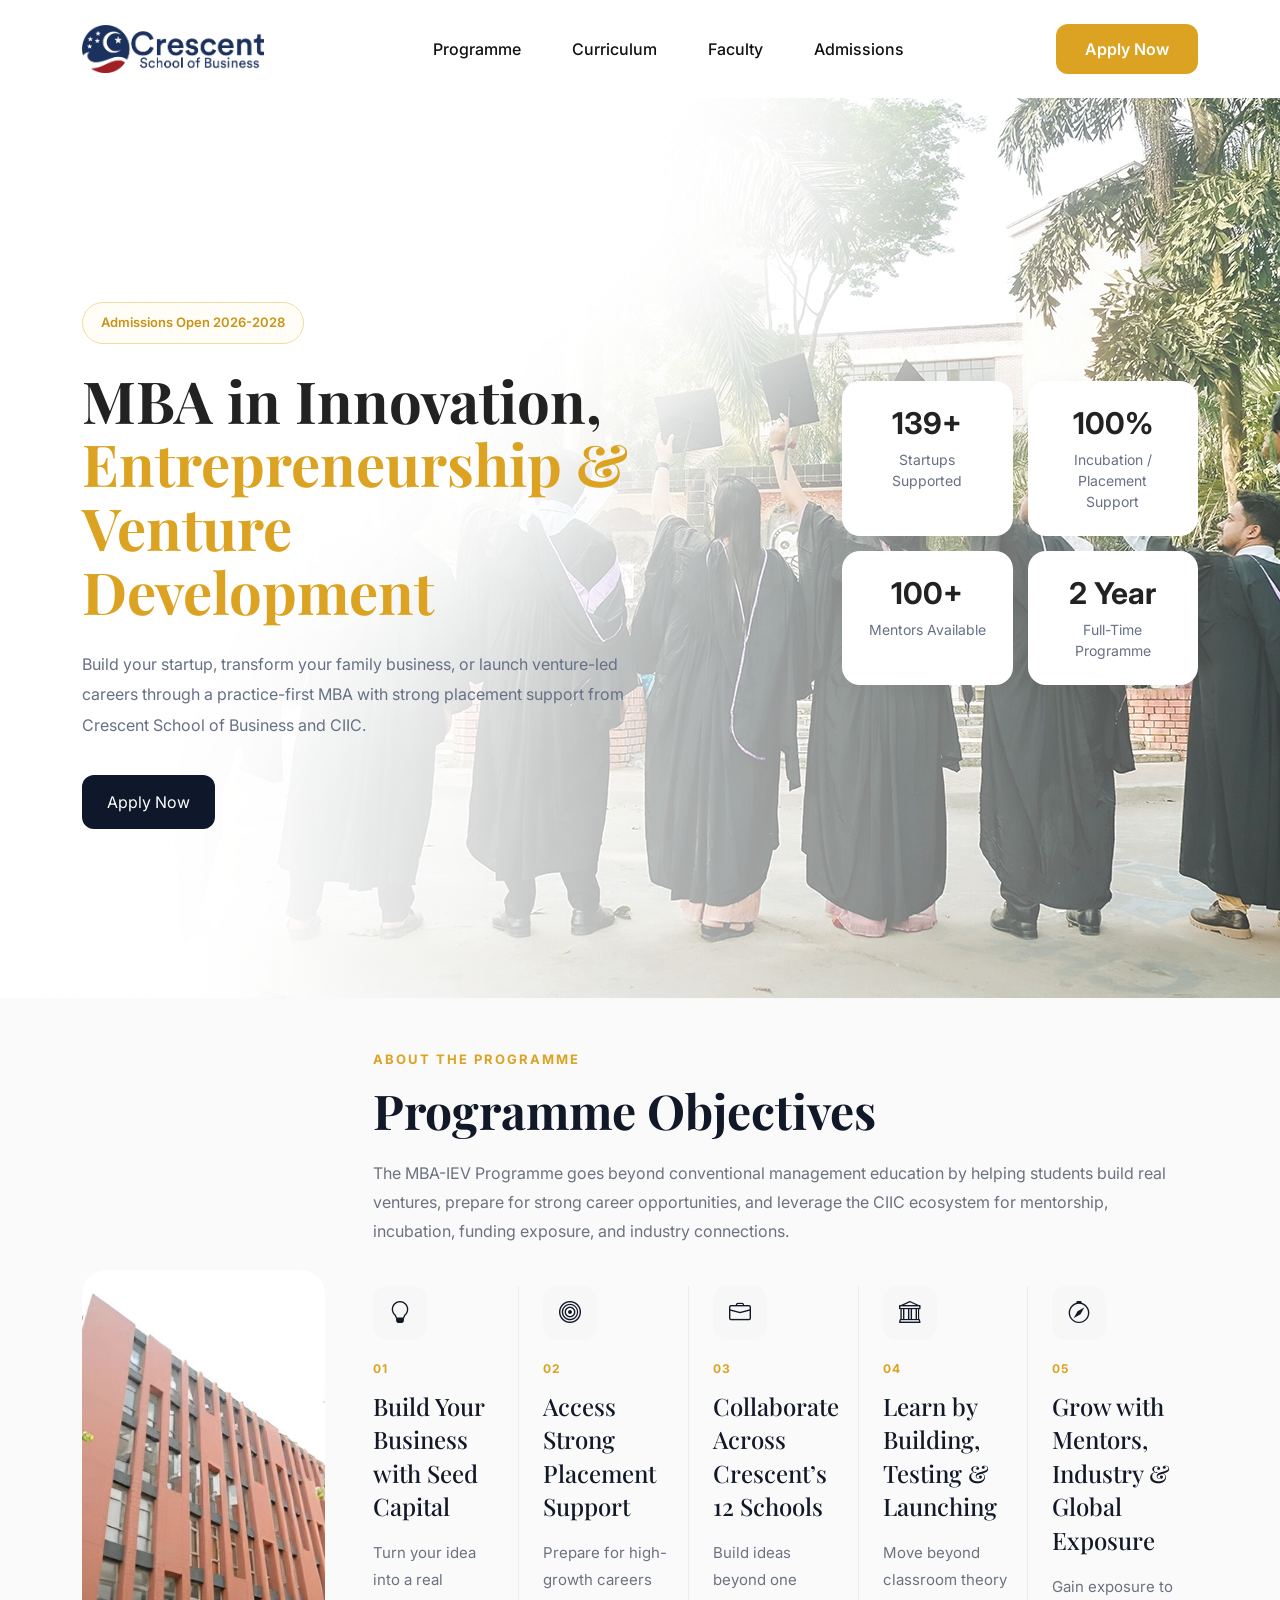
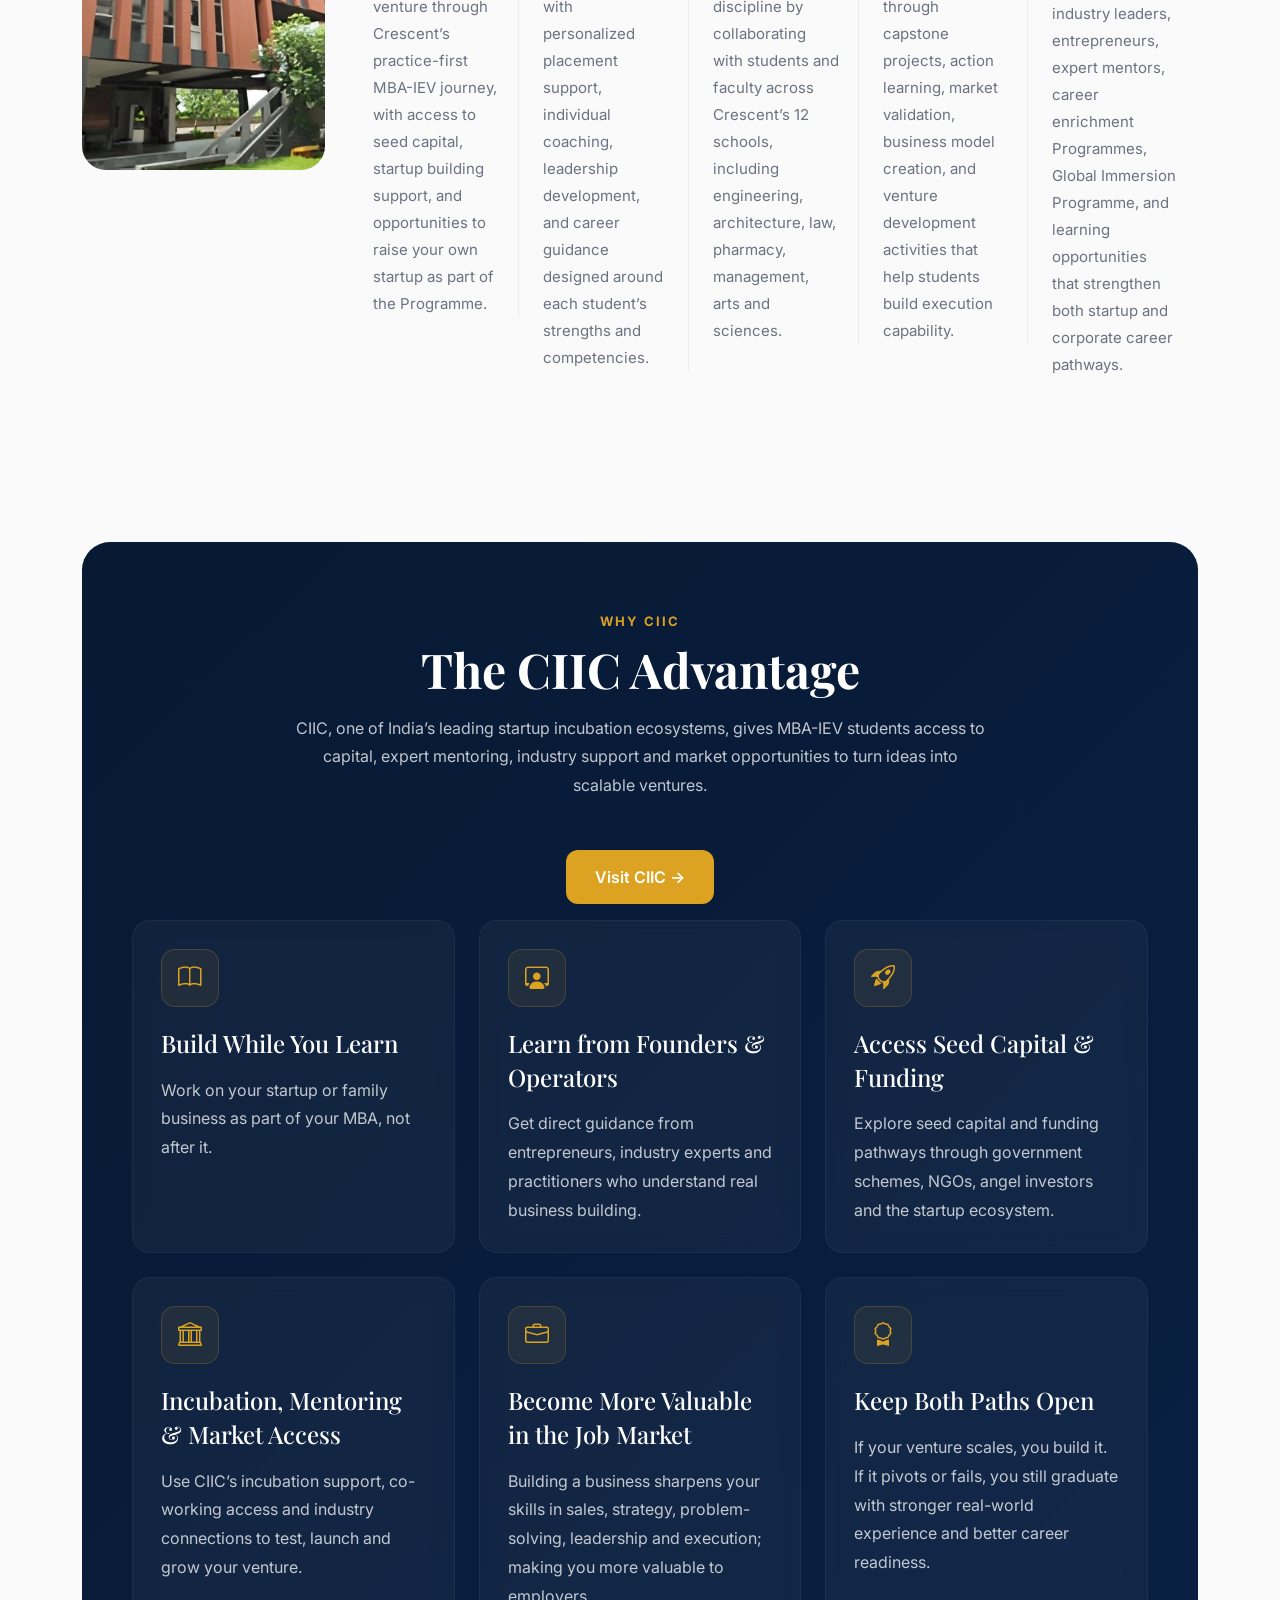
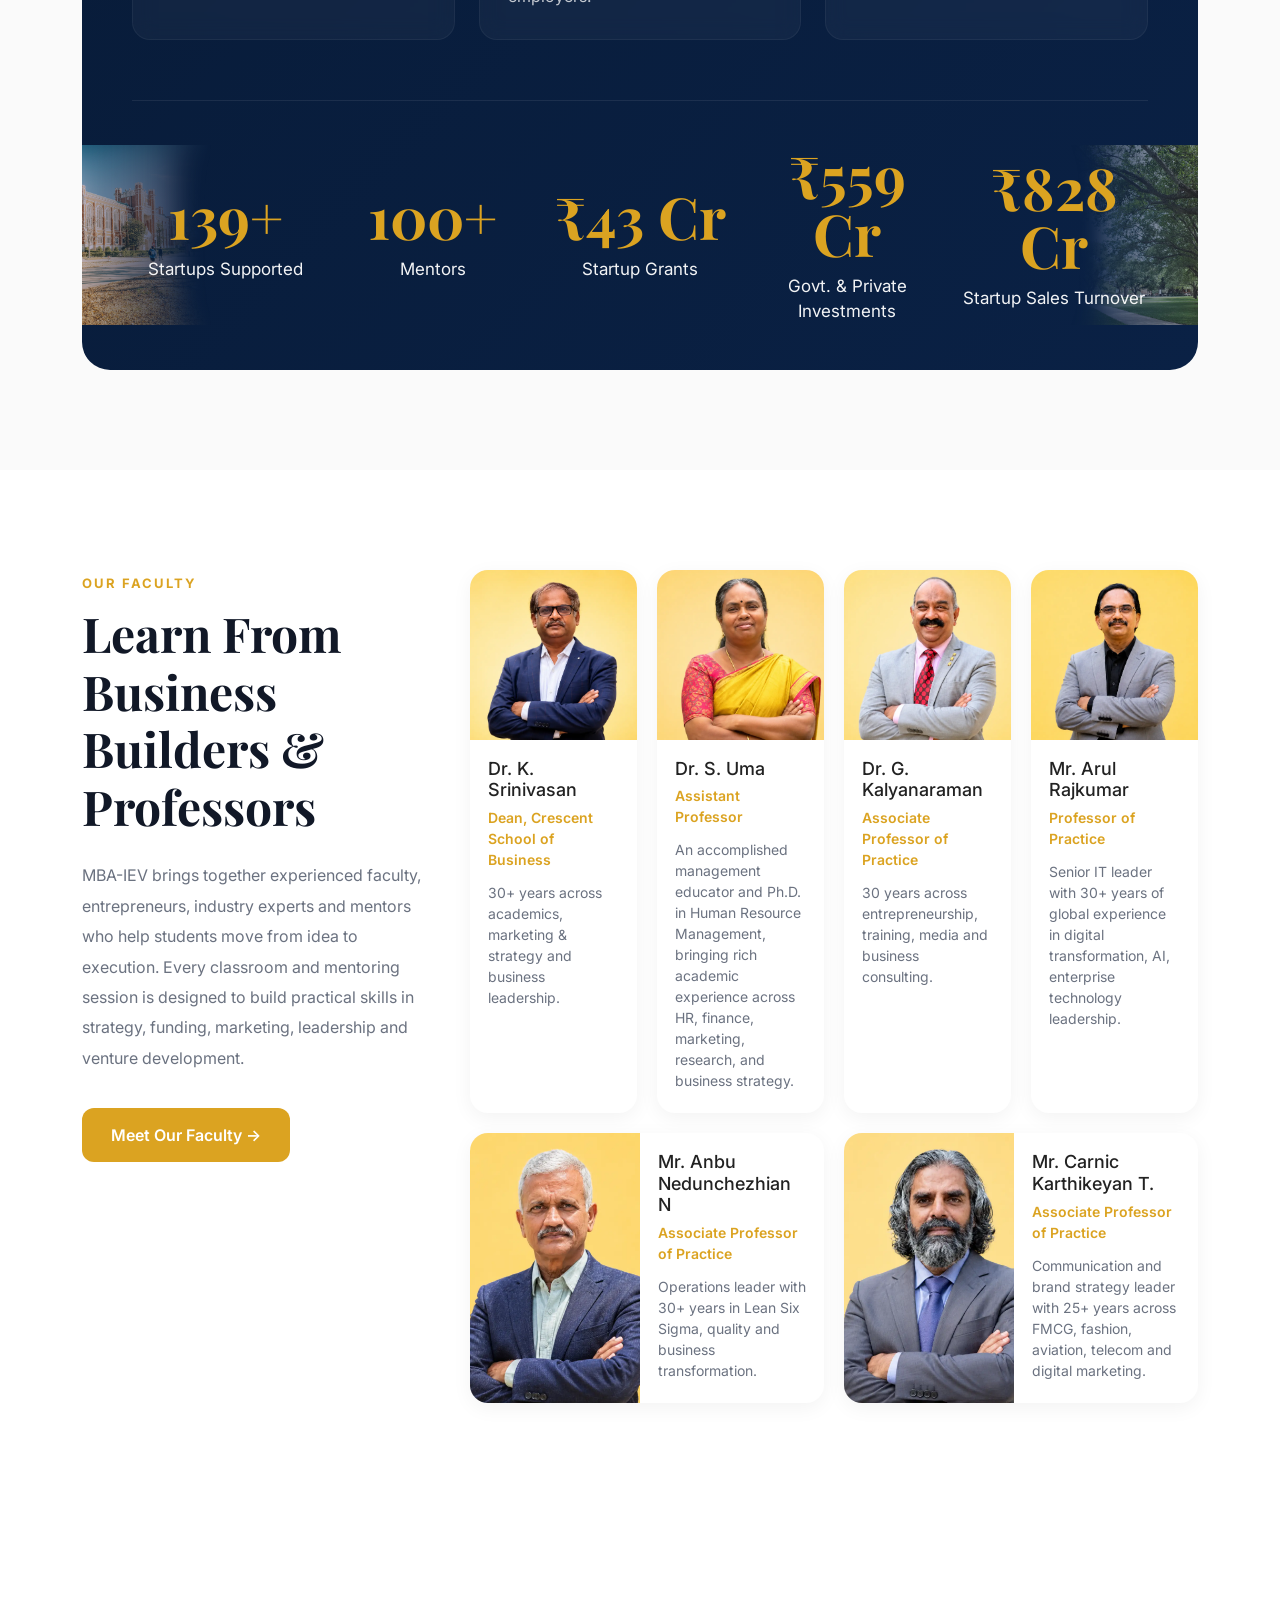
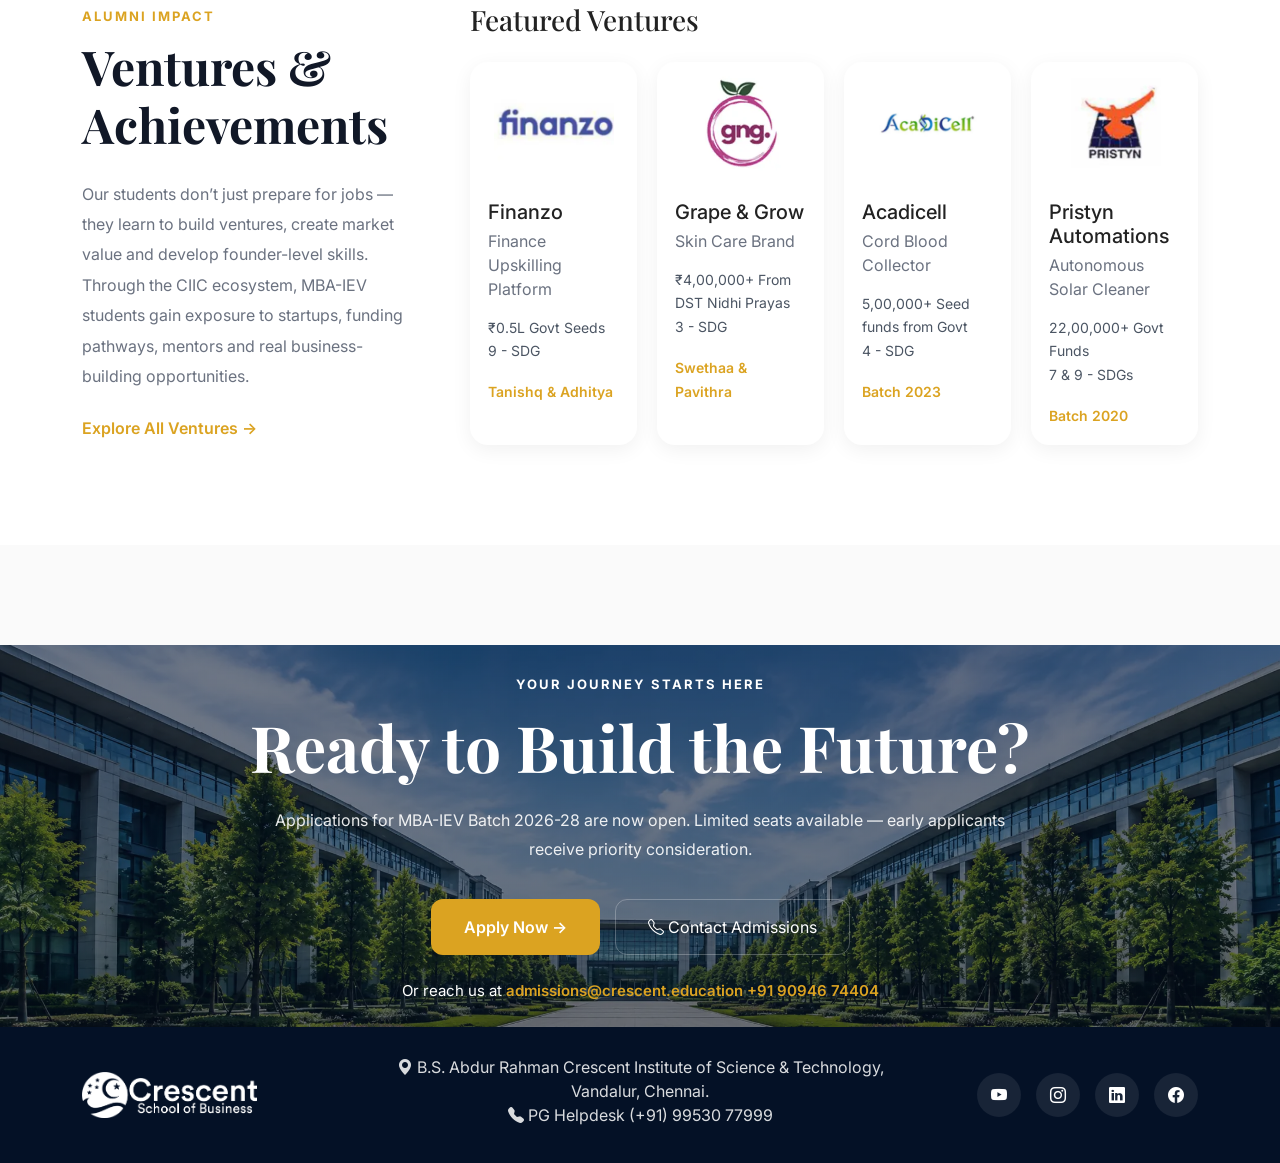
<file: previousIEVpage.html>
<!DOCTYPE html>
<html lang="en">
<head>
    <meta charset="UTF-8">
    <meta name="viewport" content="width=device-width, initial-scale=1.0">

    <title>University MBA Programme</title>

    <!-- Bootstrap -->
    <link href="https://cdn.jsdelivr.net/npm/bootstrap@5.3.3/dist/css/bootstrap.min.css" rel="stylesheet">
    <link rel="icon" type="image/x-icon" href="images/favicon.ico">

    <!-- Google Fonts -->
    <link href="https://fonts.googleapis.com/css2?family=Inter:wght@300;400;500;600;700&family=Playfair+Display:wght@600;700;800&display=swap" rel="stylesheet">

    <link rel="stylesheet" href="css/style.css">
    <link rel="stylesheet" href="https://cdn.jsdelivr.net/npm/bootstrap-icons@1.11.3/font/bootstrap-icons.min.css">
</head>
<body>

    <!-- NAVBAR -->
    <nav class="navbar navbar-expand-lg navbar-light custom-navbar">
        <div class="container">

            <a class="navbar-brand" href="#">
                <div class="logo-placeholder"><img src="images/crescent-logo-white.webp" style="width: 182px;"></div>
            </a>

            <button class="navbar-toggler" type="button" data-bs-toggle="collapse" data-bs-target="#mainNav">
                <span class="navbar-toggler-icon"></span>
            </button>

            <div class="collapse navbar-collapse" id="mainNav">

                <ul class="navbar-nav mx-auto">
                    <li class="nav-item">
                        <a class="nav-link" href="#Programme-objectives">Programme</a>
                    </li>

                    <li class="nav-item">
                        <a class="nav-link" href="#ciic-advantage">Curriculum</a>
                    </li>

                    <li class="nav-item">
                        <a class="nav-link" href="#faculty">Faculty</a>
                    </li>

                    <li class="nav-item">
                        <a class="nav-link" href="#admissions">Admissions</a>
                    </li>
                </ul>

                <a href="https://admissions.crescent.education/mba-and-mca-programme-application" class="btn apply-btn">
                    Apply Now
                </a>

            </div>
        </div>
    </nav>
<!-- HERO -->
    <section class="hero-section">

        <div class="hero-video-wrapper">
            <video class="hero-video" autoplay muted loop playsinline poster="images/hero-bg.webp">
                <source src="https://crescent.education//wp-content//uploads//2025//05//BSACIST-3-26052025.mp4" type="video/mp4">
            </video>
        </div>

        <div class="hero-overlay"></div>

        <div class="container position-relative">

            <div class="row align-items-center justify-content-between">

                <!-- LEFT CONTENT -->
                <div class="col-lg-7 col-xl-6">

                    <div class="hero-content">
                        
                        <div class="hero-badge">
                            Admissions Open 2026-2028
                        </div>

                        <h1 class="hero-title">
                            MBA in Innovation,
                            <span>Entrepreneurship &amp; Venture Development</span>
                        </h1>

                        <p class="hero-description">
                            Build your startup, transform your family business, or launch venture-led careers through a practice-first MBA with strong placement support from Crescent School of Business and CIIC.
                        </p>

                        

                        <div class="hero-buttons align-items-center">

                            <a href="https://admissions.crescent.education/mba-and-mca-programme-application" class="btn primary-btn">
                                Apply Now
                            </a>

                        </div>

                    </div>

                </div>

                <!-- RIGHT CTA -->
                <div class="col-lg-5 col-xl-4">

                    <div class="stats-grid">

                            <div class="stat-card">
                                <h3>139+</h3>
                                <p>Startups Supported</p>
                            </div>

                            <div class="stat-card">
                                <h3>100%</h3>
                                <p>Incubation / Placement Support</p>
                            </div>

                            <!-- <div class="stat-card">
                                <h3>5 Lakhs</h3>
                                <p>Average package</p>
                            </div>

                            <div class="stat-card">
                                <h3>11 Lakhs</h3>
                                <p>Highest package</p>
                            </div> -->

                            <div class="stat-card">
                                <h3>100+</h3>
                                <p>Mentors Available</p>
                            </div>

                            <div class="stat-card">
                                <h3>2 Year</h3>
                                <p>Full-Time Programme</p>
                            </div>

                        </div>

                </div>

            </div>

        </div>

    </section>
    <!-- Programme OBJECTIVES -->
    <section class="Programme-objectives py-5" id="Programme-objectives">

        <div class="container">

            <div class="row align-items-center g-5">

                <!-- IMAGE -->
                <div class="col-lg-3">

                    <div class="objectives-image">
                        <img
                            src="images/program-campus.webp"
                            alt="Campus Building"
                            class="img-fluid"
                        >
                    </div>

                </div>

                <!-- CONTENT -->
                <div class="col-lg-9">

                    <span class="section-tag">
                        ABOUT THE PROGRAMME
                    </span>

                    <h2 class="section-title">
                        Programme Objectives
                    </h2>

                    <p class="section-description">
                        The MBA-IEV Programme goes beyond conventional management education by helping students build real ventures, prepare for strong career opportunities, and leverage the CIIC ecosystem for mentorship, incubation, funding exposure, and industry connections.
                    </p>

                    <div class="row g-4 objectives-grid">

                        <!-- CARD 1 -->
                        <div class="col-lg col-md-6">

                            <div class="objective-card">

                                <div class="objective-icon">
                                    <i class="bi bi-lightbulb"></i>
                                </div>

                                <span class="objective-number">
                                    01
                                </span>

                                <h4>
                                    Build Your Business with Seed Capital
                                </h4>

                                <p>
                                    Turn your idea into a real venture through Crescent&rsquo;s practice-first MBA-IEV journey, with access to seed capital, startup building support, and opportunities to raise your own startup as part of the Programme.
                                </p>

                            </div>

                        </div>

                        <!-- CARD 2 -->
                        <div class="col-lg col-md-6">

                            <div class="objective-card">

                                <div class="objective-icon">
                                    <i class="bi bi-bullseye"></i>
                                </div>

                                <span class="objective-number">
                                    02
                                </span>

                                <h4>
                                    Access Strong Placement Support
                                </h4>

                                <p>
                                    Prepare for high-growth careers with personalized placement support, individual coaching, leadership development, and career guidance designed around each student&rsquo;s strengths and competencies.
                                </p>

                            </div>

                        </div>

                        <!-- CARD 3 -->
                        <div class="col-lg col-md-6">

                            <div class="objective-card">

                                <div class="objective-icon">
                                    <i class="bi bi-briefcase"></i>
                                </div>

                                <span class="objective-number">
                                    03
                                </span>

                                <h4>
                                    Collaborate Across Crescent&rsquo;s 12 Schools
                                </h4>

                                <p>
                                    Build ideas beyond one discipline by collaborating with students and faculty across Crescent&rsquo;s 12 schools, including engineering, architecture, law, pharmacy, management, arts and sciences.
                                </p>

                            </div>

                        </div>

                        <!-- CARD 4 -->
                        <div class="col-lg col-md-6">

                            <div class="objective-card">

                                <div class="objective-icon">
                                    <i class="bi bi-bank"></i>
                                </div>

                                <span class="objective-number">
                                    04
                                </span>

                                <h4>
                                    Learn by Building, Testing &amp; Launching
                                </h4>

                                <p>
                                    Move beyond classroom theory through capstone projects, action learning, market validation, business model creation, and venture development activities that help students build execution capability.
                                </p>

                            </div>

                        </div>

                        <!-- CARD 5 -->
                        <div class="col-lg col-md-12">

                            <div class="objective-card">

                                <div class="objective-icon">
                                    <i class="bi bi-compass"></i>
                                </div>

                                <span class="objective-number">
                                    05
                                </span>

                                <h4>
                                    Grow with Mentors, Industry &amp; Global Exposure
                                </h4>

                                <p>
                                    Gain exposure to industry leaders, entrepreneurs, expert mentors, career enrichment Programmes, Global Immersion Programme, and learning opportunities that strengthen both startup and corporate career pathways.
                                </p>

                            </div>

                        </div>

                    </div>

                </div>

            </div>

        </div>

    </section>
    <!-- WHY CIIC -->
    <section class="ciic-advantage" id="ciic-advantage">

        <div class="container">

            <div class="advantage-wrapper">

                <div class="section-header text-center">

                    <span class="section-tag">
                        WHY CIIC
                    </span>

                    <h2 class="section-title text-white">
                        The CIIC Advantage
                    </h2>

                    <p class="section-subtitle">
                        CIIC, one of India&rsquo;s leading startup incubation ecosystems, gives MBA-IEV students access to capital, expert mentoring, industry support and market opportunities to turn ideas into scalable ventures.
                    </p>

                    <a href="https://www.ciic.ventures/" target="_blank" rel="noopener" class="btn faculty-btn mb-3">
                        Visit CIIC →
                    </a>

                </div>

                <div class="row g-4">

                    <!-- CARD 1 -->
                    <div class="col-lg-4 col-md-4 col-sm-6">

                        <div class="advantage-card">

                            <div class="card-icon">
                                <i class="bi bi-book"></i>
                            </div>

                            <h4>Build While You Learn</h4>

                            <p>
                                Work on your startup or family business as part of your MBA, not after it.
                            </p>

                        </div>

                    </div>

                    <!-- CARD 2 -->
                    <div class="col-lg-4 col-md-4 col-sm-6">

                        <div class="advantage-card">

                            <div class="card-icon">
                                <i class="bi bi-person-workspace"></i>
                            </div>

                            <h4>Learn from Founders &amp; Operators</h4>

                            <p>
                                Get direct guidance from entrepreneurs, industry experts and practitioners who understand real business building.
                            </p>

                        </div>

                    </div>

                    <!-- CARD 3 -->
                    <div class="col-lg-4 col-md-4 col-sm-6">

                        <div class="advantage-card">

                            <div class="card-icon">
                                <i class="bi bi-rocket-takeoff"></i>
                            </div>

                            <h4>Access Seed Capital &amp; Funding</h4>

                            <p>
                                Explore seed capital and funding pathways through government schemes, NGOs, angel investors and the startup ecosystem.
                            </p>

                        </div>

                    </div>

                    <!-- CARD 4 -->
                    <div class="col-lg-4 col-md-4 col-sm-6">

                        <div class="advantage-card">

                            <div class="card-icon">
                                <i class="bi bi-bank"></i>
                            </div>

                            <h4>Incubation, Mentoring &amp; Market Access</h4>

                            <p>
                                Use CIIC&rsquo;s incubation support, co-working access and industry connections to test, launch and grow your venture.
                            </p>

                        </div>

                    </div>

                    <!-- CARD 5 -->
                    <div class="col-lg-4 col-md-4 col-sm-6">

                        <div class="advantage-card">

                            <div class="card-icon">
                                <i class="bi bi-briefcase"></i>
                            </div>

                            <h4>Become More Valuable in the Job Market</h4>

                            <p>
                                Building a business sharpens your skills in sales, strategy, problem-solving, leadership and execution; making you more valuable to employers.
                            </p>

                        </div>

                    </div>

                    <!-- CARD 6 -->
                    <div class="col-lg-4 col-md-4 col-sm-6">

                        <div class="advantage-card">

                            <div class="card-icon">
                                <i class="bi bi-award"></i>
                            </div>

                            <h4>Keep Both Paths Open</h4>

                            <p>
                                If your venture scales, you build it. If it pivots or fails, you still graduate with stronger real-world experience and better career readiness.
                            </p>

                        </div>

                    </div>

                </div>

                <!-- STATS BAR -->
                <!-- STATS STRIP -->
            <div class="stats-strip-wrapper">

                <!-- Left Image -->
                <div class="stats-side-image stats-side-left"></div>

                <!-- Right Image -->
                <div class="stats-side-image stats-side-right"></div>

                <div class="stats-strip">

                    <div class="stats-content">

                        <div class="stat-item">
                            <h3>139+</h3>
                            <p>Startups Supported</p>
                        </div>

                        <div class="stat-item">
                            <h3>100+</h3>
                            <p>Mentors</p>
                        </div>

                        <div class="stat-item">
                            <h3>₹43 Cr</h3>
                            <p>Startup Grants</p>
                        </div>

                        <div class="stat-item">
                            <h3>₹559 Cr</h3>
                            <p>Govt. &amp; Private Investments</p>
                        </div>

                        <div class="stat-item">
                            <h3>₹828 Cr</h3>
                            <p>Startup Sales Turnover</p>
                        </div>

                    </div>

                </div>

            </div>

            </div>

        </div>

    </section>
    <!-- FACULTY SECTION -->
    <section class="faculty-section" id="faculty">

        <div class="container">

            <div class="row g-5 align-items-start">

                <!-- LEFT CONTENT -->
                <div class="col-lg-4">

                    <div class="faculty-intro">

                        <span class="section-tag">
                            OUR FACULTY
                        </span>

                        <h2 class="section-title">
                            Learn From Business Builders & Professors
                        </h2>

                        <p>
                            MBA-IEV brings together experienced faculty, entrepreneurs, industry experts and mentors who help students move from idea to execution. Every classroom and mentoring session is designed to build practical skills in strategy, funding, marketing, leadership and venture development.
                        </p>

                        <a href="https://crescent.education/faculty-management-studies/" class="btn faculty-btn">
                            Meet Our Faculty →
                        </a>

                    </div>

                </div>

                <!-- FACULTY GRID -->
                <div class="col-lg-8">

                    <div class="faculty-grid">

                        <!-- CARD 1 -->
                        <div class="faculty-card">

                            <img src="images/faculty-1.webp" alt="Faculty">

                            <div class="faculty-info">
                                <h4>Dr. K. Srinivasan</h4>

                                <span>
                                    Dean, Crescent School of Business
                                </span>

                                <p>30+ years across academics, marketing &amp; strategy and business leadership.</p>
                            </div>

                        </div>

                        <!-- CARD 2 -->
                        <div class="faculty-card">

                            <img src="images/faculty-2.webp" alt="Faculty">

                            <div class="faculty-info">
                                <h4>Dr. S. Uma</h4>

                                <span>Assistant Professor</span>

                                <p>An accomplished management educator and Ph.D. in Human Resource Management, bringing rich academic experience across HR, finance, marketing, research, and business strategy.</p>
                            </div>

                        </div>

                        <!-- CARD 3 -->
                        <div class="faculty-card">

                            <img src="images/faculty-3.webp" alt="Faculty">

                            <div class="faculty-info">
                                <h4>Dr. G. Kalyanaraman</h4>

                                <span>Associate Professor of Practice</span>

                                <p>30 years across entrepreneurship, training, media and business consulting.</p>
                            </div>

                        </div>

                        <!-- CARD 4 -->
                        <div class="faculty-card">

                            <img src="images/faculty-4.webp" alt="Faculty">

                            <div class="faculty-info">
                                <h4>Mr. Arul Rajkumar</h4>

                                <span>Professor of Practice</span>

                                <p>Senior IT leader with 30+ years of global experience in digital transformation, AI, enterprise technology leadership.</p>
                            </div>

                        </div>

                        <!-- CARD 5 -->
                        <div class="faculty-card faculty-card-wide">

                            <img src="images/faculty-5.webp" alt="Faculty">

                            <div class="faculty-info">
                                <h4>Mr. Anbu Nedunchezhian N</h4>

                                <span>Associate Professor of Practice</span>

                                <p>Operations leader with 30+ years in Lean Six Sigma, quality and business transformation.</p>
                            </div>

                        </div>

                        <!-- CARD 6 -->
                        <div class="faculty-card faculty-card-wide">

                            <img src="images/faculty-6.webp" alt="Faculty">

                            <div class="faculty-info">
                                <h4>Mr. Carnic Karthikeyan T.</h4>

                                <span>Associate Professor of Practice</span>

                                <p>Communication and brand strategy leader with 25+ years across FMCG, fashion, aviation, telecom and digital marketing.</p>
                            </div>

                        </div>

                    </div>

                </div>

            </div>

        </div>

    </section>
    <!-- ALUMNI IMPACT -->
    <section class="alumni-impact">

        <div class="container">

            <div class="row g-5">

                <!-- LEFT INTRO -->
                <div class="col-lg-4">

                    <div class="alumni-intro">

                        <span class="section-tag">
                            ALUMNI IMPACT
                        </span>

                        <h2 class="section-title">
                            Ventures & Achievements
                        </h2>

                        <p>
                            Our students don&rsquo;t just prepare for jobs — they learn to build ventures, create market value and develop founder-level skills. Through the CIIC ecosystem, MBA-IEV students gain exposure to startups, funding pathways, mentors and real business-building opportunities.
                        </p>

                        <a href="https://www.ciic.ventures/" class="alumni-link">
                            Explore All Ventures →
                        </a>

                    </div>

                </div>

                <!-- FEATURED VENTURES -->
                <div class="col-lg-8">

                    <h3 class="sub-heading">
                        Featured Ventures
                    </h3>

                    <div class="ventures-grid">

                        <!-- Venture 1 -->
                        <div class="venture-card">

                            <img src="images/venture-1.webp" alt="">

                            <div class="venture-content">

                                <h4>Finanzo</h4>
                                <span>Finance Upskilling Platform</span>

                                <p>
                                    ₹0.5L Govt Seeds<br>
                                    9 - SDG
                                </p>

                                <small>Tanishq & Adhitya</small>

                            </div>

                        </div>

                        <!-- Venture 2 -->
                        <div class="venture-card">

                            <img src="images/venture-3.webp" alt="">

                            <div class="venture-content">

                                <h4>Grape & Grow</h4>
                                <span>Skin Care Brand</span>

                                <p>
                                    ₹4,00,000+ From DST Nidhi Prayas<br>
                                    3 - SDG
                                </p>

                                <small>Swethaa & Pavithra</small>

                            </div>

                        </div>

                        <!-- Venture 3 -->
                        <div class="venture-card">

                            <img src="images/venture-2.webp" alt="">

                            <div class="venture-content">

                                <h4>Acadicell</h4>
                                <span>Cord Blood Collector</span>

                                <p>
                                    5,00,000+ Seed funds from Govt<br>
                                    4 - SDG
                                </p>

                                <small>Batch 2023</small>

                            </div>

                        </div>

                        <!-- Venture 4 -->
                        <div class="venture-card">

                            <img src="images/venture-4.webp" alt="">

                            <div class="venture-content">

                                <h4>Pristyn Automations</h4>
                                <span>Autonomous Solar Cleaner</span>

                                <p>
                                    22,00,000+ Govt Funds<br>
                                    7 & 9 - SDGs
                                </p>

                                <small>Batch 2020</small>

                            </div>

                        </div>

                    </div>

                </div>

                <!-- ALUMNI LEADERS -->
                <!-- <div class="col-lg-3">

                    <h3 class="sub-heading">
                        Where CIIC Alumni Lead
                    </h3>

                    <div class="leaders-list">

                        <div class="leader-item">
                            <i class="bi bi-person-circle"></i>
                            <div>
                                <h5>Rohan Desai</h5>
                                <p>VP Strategy, Zomato</p>
                            </div>
                            <span>2019</span>
                        </div>

                        <div class="leader-item">
                            <i class="bi bi-person-circle"></i>
                            <div>
                                <h5>Neha Agrawal</h5>
                                <p>General Partner, Sequoia India</p>
                            </div>
                            <span>2017</span>
                        </div>

                        <div class="leader-item">
                            <i class="bi bi-person-circle"></i>
                            <div>
                                <h5>Arjun Malhotra</h5>
                                <p>Co-Founder, ClearX</p>
                            </div>
                            <span>2018</span>
                        </div>

                        <div class="leader-item">
                            <i class="bi bi-person-circle"></i>
                            <div>
                                <h5>Divya Rao</h5>
                                <p>CMO, ThriveUp</p>
                            </div>
                            <span>2020</span>
                        </div>

                        <div class="leader-item">
                            <i class="bi bi-person-circle"></i>
                            <div>
                                <h5>Sameer Joshi</h5>
                                <p>MD, Goldman Sachs India</p>
                            </div>
                            <span>2015</span>
                        </div>

                        <div class="leader-item">
                            <i class="bi bi-person-circle"></i>
                            <div>
                                <h5>Preeti Venkat</h5>
                                <p>Founder, ClimateOS</p>
                            </div>
                            <span>2021</span>
                        </div>

                    </div>

                </div> -->

            </div>

        </div>

    </section>
    <!-- FINAL CTA + FOOTER -->
    <footer class="footer-section">

        <!-- CTA AREA -->
        <div class="footer-cta" id="admissions">

            <div class="container">

                <div class="cta-content text-center">

                    <span class="footer-tag">
                        YOUR JOURNEY STARTS HERE
                    </span>

                    <h2>
                        Ready to Build the Future?
                    </h2>

                    <p>
                        Applications for MBA-IEV Batch 2026-28 are now open.
                        Limited seats available — early applicants receive
                        priority consideration.
                    </p>

                    <div class="cta-buttons">

                        <a href="https://admissions.crescent.education/mba-and-mca-Programme-application" class="btn footer-apply-btn">
                            Apply Now →
                        </a>

                        <a href="tel:+919094674404" class="btn footer-contact-btn">
                            <i class="bi bi-telephone"></i>
                            Contact Admissions
                        </a>

                    </div>

                    <div class="contact-line">

                        Or reach us at

                        <a href="mailto:admissions@crescent.education">
                            admissions@crescent.education
                        </a>

                        

                        <a href="tel:+919094674404">
                            +91 90946 74404
                        </a>

                    </div>

                </div>

            </div>

        </div>

        <!-- FOOTER BAR -->
        <div class="footer-bottom">

            <div class="container">

                <div class="row align-items-center gy-4">

                    <!-- LOGO -->
                    <div class="col-lg-3">

                        <div class="footer-logo">

                            <img
                                src="images/cresent-footer-logo.webp"
                                alt="CIIC Business School"
                                style="width: 175px;"
                            >

                        </div>

                    </div>

                    <!-- CENTER INFO -->
                    <div class="col-lg-6 text-center">

                        <div class="footer-info">

                            <p>
                                <i class="bi bi-geo-alt-fill"></i>
                                B.S. Abdur Rahman Crescent Institute of Science & Technology, Vandalur, Chennai. <br>
                                <i class="bi bi-telephone-fill"></i>
                                PG Helpdesk (+91) 99530 77999  <br>
                                <!-- <i class="bi bi-envelope-fill"></i>
                                admissions@cresecent.education  <br> -->
                            </p>

                            <!-- <p>
                                © 2025 CIIC. All Rights Reserved.
                                • MBA-IEV Programme
                            </p> -->

                        </div>

                    </div>

                    <!-- SOCIAL -->
                    <div class="col-lg-3">

                        <div class="footer-social">

                            <a href="https://www.youtube.com/@CrescentSchoolofBusiness" target="_blank">
                                <i class="bi bi-youtube"></i>
                            </a>

                            <a href="https://www.instagram.com/crescentschoolofbusiness" target="_blank">
                                <i class="bi bi-instagram"></i>
                            </a>

                            <a href="https://www.linkedin.com/school/crescent-school-of-business-csb/posts/?feedView=all" target="_blank">
                                <i class="bi bi-linkedin"></i>
                            </a>

                            <a href="https://www.facebook.com/csbedu" target="_blank">
                                <i class="bi bi-facebook"></i>
                            </a>

                        </div>

                    </div>

                </div>

            </div>

        </div>

    </footer>

    <script src="https://cdn.jsdelivr.net/npm/bootstrap@5.3.3/dist/js/bootstrap.bundle.min.js"></script>
    <script src="js/script.js"></script>

</body>
</html>
</file>
<file: css/style.css>
:root{
    --primary:#dba321;
    --dark:#101828;
    --text:#667085;
    --border:#e9e9e9;
    --white:#ffffff;
}

body{
    font-family:'Inter',sans-serif;
    background:#fafafa;
    color:#222;
    scroll-behavior:smooth;
}

/* NAVBAR */

.custom-navbar{
    padding:20px 0;
    background:#fff;
}



.navbar-nav{
    gap:35px;
}

.nav-link{
    color:#111;
    font-weight:500;
}

.apply-btn{
    background:var(--primary);
    color:#fff;
    padding:12px 28px;
    border-radius:12px;
    font-weight:600;
}

.apply-btn:hover{
    background:#c79318;
    color:#fff;
}

/* HERO */

.hero-section{
    position:relative;
    min-height:550px;
    overflow:hidden;
    display:flex;
    align-items:center;
    min-height:100vh
}

.hero-video-wrapper{
    position:absolute;
    inset:0;
    z-index:0;
    overflow:hidden;
}

.hero-video{
    position:absolute;
    top:50%;
    left:50%;

    min-width:100%;
    min-height:100%;

    width:auto;
    height:auto;

    transform:translate(-50%, -50%);

    object-fit:cover;

}

.hero-badge{
    display:inline-block;
    border:1px solid #f0dca2;
    background:#fffdf6;
    color:#c79318;
    font-size:13px;
    font-weight:600;
    padding:10px 18px;
    border-radius:50px;
    margin-bottom:25px;
}
.hero-overlay{
    position:absolute;
    inset:0;
    z-index:1;
    background:linear-gradient(
        90deg,
        rgba(255,255,255,.95) 0%,
        rgba(255,255,255,.85) 35%,
        rgba(255,255,255,.15) 100%
    );
}

.hero-section > .container{
    position:relative;
    z-index:2;
}

.hero-title{
    font-family:'Playfair Display',serif;
    font-size:58px;
    font-weight:700;
    line-height:1.1;
    margin-bottom:25px;
}

.hero-title span{
    color:var(--primary);
}

.hero-description{
    color:var(--text);
    line-height:1.9;
    margin-bottom:35px;
}

.stats-grid{
    display:grid;
    grid-template-columns:repeat(2,1fr);
    gap:15px;
    margin-bottom:30px;
}

.stat-card{
    background:#fff;
    border-radius:18px;
    padding:24px;
    text-align:center;
    box-shadow:0 5px 20px rgba(0,0,0,.05);
}

.stat-card h3{
    font-size:30px;
    font-weight:700;
    margin-bottom:8px;
}

.stat-card p{
    margin:0;
    color:var(--text);
    font-size:14px;
}

.hero-buttons{
    display:flex;
    gap:15px;
    flex-wrap:wrap;
}

.primary-btn{
    background:#0f172a;
    color:#fff;
    padding:14px 24px;
    border-radius:12px;
}

.primary-btn:hover{
    background:#dba321;
    color:#fff;
    transform:translateY(-2px);
    box-shadow:0 12px 24px rgba(13,23,42,.16);
}

.secondary-btn{
    color:var(--primary);
    font-weight:600;
}

/* IMAGE */

.hero-image-wrapper{
    position:relative;
}

.hero-image{
    width:100%;
    border-radius:28px;
    object-fit:cover;
    min-height:600px;
}

/* FORM */

.application-card{
    background:#fff;
    padding:35px;
    border-radius:24px;
    box-shadow:0 15px 40px rgba(0,0,0,.08);
}

.application-card h3{
    font-family:'Playfair Display',serif;
    margin-bottom:10px;
}

.application-card p{
    color:var(--text);
    margin-bottom:25px;
}

.form-control,
.form-select{
    height:56px;
    border-radius:12px;
    border:1px solid var(--border);
}

.form-control:focus,
.form-select:focus{
    box-shadow:none;
    border-color:var(--primary);
}

.submit-btn{
    background:var(--primary);
    border:none;
    height:58px;
    border-radius:12px;
    font-weight:600;
    color:#fff;
}

.submit-btn:hover{
    background:#c79318;
    color:#fff;
}

/* RESPONSIVE */

@media(max-width:1199px){

    .hero-title{
        font-size:48px;
    }

    .hero-image{
        min-height:auto;
    }

}

@media(max-width:991px){

    .hero-section{
        text-align:center;
    }

    .hero-buttons{
        justify-content:center;
    }

    .hero-title{
        font-size:42px;
    }

    .stats-grid{
        grid-template-columns:repeat(2,1fr);
    }

}

@media(max-width:576px){

    .hero-title{
        font-size:34px;
    }

    .stats-grid{
        grid-template-columns:1fr;
    }

    .application-card{
        padding:25px;
    }

}

/* ==================================
   PROGRAM OBJECTIVES
================================== */

.program-objectives{
    background:#fff;
    padding:100px 0;
}

.objectives-image img{
    width:100%;
    height:100%;
    min-height:500px;
    object-fit:cover;
    border-radius:24px;
}

.section-tag{
    display:inline-block;
    font-size:13px;
    font-weight:700;
    letter-spacing:2px;
    color:#dba321;
    margin-bottom:12px;
}

.section-title{
    font-family:'Playfair Display',serif;
    font-size:48px;
    font-weight:700;
    color:#111827;
    margin-bottom:20px;
}

.section-description{
    color:#6b7280;
    max-width:800px;
    line-height:1.8;
    margin-bottom:40px;
}

.objective-card{
    position:relative;
    padding-right:20px;
}

.objective-card::after{
    content:"";
    position:absolute;
    top:0;
    right:0;
    width:1px;
    height:100%;
    background:#ececec;
}

.objectives-grid .col-lg:last-child .objective-card::after{
    display:none;
}

.objective-icon{
    width:54px;
    height:54px;
    border-radius:14px;
    background:#f7f7f7;
    display:flex;
    align-items:center;
    justify-content:center;
    margin-bottom:20px;
}

.objective-icon i{
    font-size:22px;
    color:#111827;
}

.objective-number{
    display:block;
    color:#dba321;
    font-size:12px;
    font-weight:700;
    letter-spacing:1px;
    margin-bottom:12px;
}

.objective-card h4{
    font-family:'Playfair Display',serif;
    font-size:24px;
    line-height:1.4;
    margin-bottom:15px;
    color:#111827;
}

.objective-card p{
    color:#6b7280;
    line-height:1.8;
    font-size:15px;
}

@media(max-width:991px){

    .section-title{
        font-size:38px;
    }

    .objective-card{
        padding:25px;
        border:1px solid #eee;
        border-radius:18px;
        height:100%;
    }

    .objective-card::after{
        display:none;
    }

}

@media(max-width:768px){

    .program-objectives{
        padding:70px 0;
    }

    .section-title{
        font-size:32px;
    }

    .objectives-image img{
        min-height:350px;
    }

}

/* ====================================
   CIIC ADVANTAGE
==================================== */

.ciic-advantage{
    padding:100px 0;
}

.advantage-wrapper{
    background:linear-gradient(
        135deg,
        #071933 0%,
        #0a2145 100%
    );

    border-radius:28px;
    overflow:hidden;
    padding:70px 50px 0;
}

.ciic-advantage .section-tag{
    color:#dba321;
    font-weight:700;
    letter-spacing:2px;
    font-size:13px;
    display:block;
    margin-bottom:10px;
}

.ciic-advantage .section-title{
    margin-bottom:15px;
}

.section-subtitle{
    color:rgba(255,255,255,.75);
    max-width:700px;
    margin:auto;
    margin-bottom:50px;
    line-height:1.8;
}

.advantage-card{
    background:rgba(255,255,255,.04);
    border:1px solid rgba(255,255,255,.05);

    border-radius:18px;
    padding:28px;

    height:100%;

    backdrop-filter:blur(10px);

    transition:.3s;
}

.advantage-card:hover{
    transform:translateY(-6px);
}

.card-icon{
    width:58px;
    height:58px;

    border-radius:14px;

    background:rgba(219,163,33,.08);

    border:1px solid rgba(219,163,33,.2);

    display:flex;
    align-items:center;
    justify-content:center;

    margin-bottom:20px;
}

.card-icon i{
    color:#dba321;
    font-size:24px;
}

.advantage-card h4{
    color:#fff;
    font-size:24px;
    line-height:1.4;
    margin-bottom:15px;

    font-family:'Playfair Display',serif;
}

.advantage-card p{
    color:rgba(255,255,255,.75);
    line-height:1.8;
    margin:0;
}

/* ==========================
   STATS STRIP
========================== */

.stats-strip-wrapper{
    position:relative;
    margin-top:60px;
}

.stats-strip{
    border-top:1px solid rgba(255,255,255,.08);
    padding:45px 0;
    position:relative;
    z-index:2;
}

.stats-content{
    display:flex;
    justify-content:space-between;
    align-items:center;
    text-align:center;
    gap:20px;
}

.stat-item{
    flex:1;
}

.stat-item h3{
    font-family:'Playfair Display',serif;
    font-size:58px;
    font-weight:700;
    line-height:1;
    color:#dba321;
    margin-bottom:12px;
}

.stat-item p{
    color:#ffffff;
    font-size:17px;
    margin:0;
    opacity:.95;
}

/* SIDE IMAGES */

.stats-side-image{
    position:absolute;
    top:50%;
    transform:translateY(-50%);
    width:180px;
    height:180px;
    z-index:1;
    pointer-events:none;
}

.stats-side-left{
    left:-100px;

    background:url('../images/stats-left.webp');
    background-size:cover;
    background-position:center;

    mask-image:linear-gradient(
        to right,
        rgba(0,0,0,1),
        rgba(0,0,0,0)
    );

    -webkit-mask-image:linear-gradient(
        to right,
        rgba(0,0,0,1),
        rgba(0,0,0,0)
    );
}

.stats-side-right{
    right:-100px;

    background:url('../images/stats-right.webp');
    background-size:cover;
    background-position:center;

    mask-image:linear-gradient(
        to left,
        rgba(0,0,0,1),
        rgba(0,0,0,0)
    );

    -webkit-mask-image:linear-gradient(
        to left,
        rgba(0,0,0,1),
        rgba(0,0,0,0)
    );
}

/* TABLET */

@media(max-width:991px){

    .stats-content{
        flex-wrap:wrap;
        row-gap:30px;
    }

    .stat-item{
        width:50%;
        flex:none;
    }

    .stats-side-image{
        display:none;
    }

}

/* MOBILE */

@media(max-width:576px){

    .stats-content{
        flex-direction:column;
        gap:25px;
    }

    .stat-item{
        width:100%;
    }

    .stat-item h3{
        font-size:42px;
    }

    .stat-item p{
        font-size:15px;
    }

}

/* ==========================
   FACULTY SECTION
========================== */

.faculty-section{
    padding:100px 0;
    background:#fff;
}

.faculty-intro{
    position:sticky;
    top:120px;
}

.faculty-intro p{
    color:#6b7280;
    line-height:1.9;
    margin:25px 0 35px;
}

.faculty-btn{
    background:#dba321;
    color:#fff;
    padding:14px 28px;
    border-radius:12px;
    font-weight:600;
}

.faculty-btn:hover{
    background:#c79318;
    color:#fff;
}

/* GRID */

.faculty-grid{
    display:grid;

    grid-template-columns:
        repeat(4,1fr);

    gap:20px;
}

/* CARD */

.faculty-card{
    background:#fff;

    border-radius:18px;

    overflow:hidden;

    box-shadow:
    0 5px 20px rgba(0,0,0,.05);

    transition:.3s;
}

.faculty-card:hover{
    transform:translateY(-6px);
}

.faculty-card img{
    width:100%;
    height:170px;
    object-fit:cover;
}

.faculty-info{
    padding:18px;
}

.faculty-info h4{
    font-size:18px;
    margin-bottom:6px;
}

.faculty-info span{
    display:block;
    color:#dba321;
    font-size:14px;
    font-weight:600;
    margin-bottom:12px;
}

.faculty-info p{
    margin-bottom:4px;
    color:#6b7280;
    font-size:14px;
}

/* WIDE CARDS */

.faculty-card-wide{
    grid-column:span 2;

    display:flex;
    align-items:center;
}

.faculty-card-wide img{
    width:170px;
    height:100%;
    min-height:140px;
}

.faculty-card-wide .faculty-info{
    flex:1;
}

/* RESPONSIVE */

@media(max-width:1199px){

    .faculty-grid{
        grid-template-columns:
        repeat(2,1fr);
    }

    .faculty-card-wide{
        grid-column:span 2;
    }

}

@media(max-width:767px){

    .faculty-grid{
        grid-template-columns:1fr;
    }

    .faculty-card-wide{
        grid-column:span 1;
        flex-direction:column;
    }

    .faculty-card-wide img{
        width:100%;
    }

    .faculty-intro{
        position:static;
    }

}

/* ==========================
   ALUMNI IMPACT
========================== */

.alumni-impact{
    padding:100px 0;
    background:#fff;
}

.alumni-intro p{
    color:#6b7280;
    line-height:1.9;
    margin:25px 0;
}

.alumni-link{
    color:#dba321;
    text-decoration:none;
    font-weight:600;
}

.sub-heading{
    font-family:'Playfair Display',serif;
    font-size:28px;
    margin-bottom:25px;
}

/* VENTURES */

.ventures-grid{
    display:grid;
    grid-template-columns:repeat(4,1fr);
    gap:20px;
}

.venture-card{
    background:#fff;
    border-radius:18px;
    overflow:hidden;
    box-shadow:0 5px 20px rgba(0,0,0,.06);
    transition:.3s;
}

.venture-card:hover{
    transform:translateY(-5px);
}

.venture-card img{
    width:100%;
    height:120px;
    object-fit:contain;
}

.venture-content{
    padding:18px;
}

.venture-content h4{
    font-size:20px;
    margin-bottom:5px;
}

.venture-content span{
    display:block;
    color:#6b7280;
    margin-bottom:15px;
}

.venture-content p{
    font-size:14px;
    color:#4b5563;
    line-height:1.7;
}

.venture-content small{
    color:#dba321;
    font-weight:600;
}

/* LEADERS */

.leaders-list{
    display:flex;
    flex-direction:column;
    gap:18px;
}

.leader-item{
    display:flex;
    align-items:flex-start;
    gap:12px;
}

.leader-item i{
    font-size:20px;
    color:#dba321;
}

.leader-item div{
    flex:1;
}

.leader-item h5{
    font-size:16px;
    margin-bottom:2px;
}

.leader-item p{
    font-size:14px;
    color:#6b7280;
    margin:0;
}

.leader-item span{
    color:#dba321;
    font-weight:600;
    font-size:14px;
}

/* RESPONSIVE */

@media(max-width:1200px){

    .ventures-grid{
        grid-template-columns:repeat(2,1fr);
    }

}

@media(max-width:768px){

    .ventures-grid{
        grid-template-columns:1fr;
    }

}

/* ==========================
   FOOTER
========================== */

.footer-section{
    margin-top:100px;
}

/* CTA */

.footer-cta{
    position:relative;

    background:
        linear-gradient(
            rgba(4,17,38,.55),
            rgba(4,17,38,.55)
        ),
        url('../images/footer-bg.webp');

    background-size:cover;
    background-position:center;

    padding:30px 0 25px;
}

.cta-content{
    max-width:900px;
    margin:auto;
}

.footer-tag{
    display:block;

    color:#ffffff;

    font-size:13px;
    font-weight:700;

    letter-spacing:2px;

    margin-bottom:15px;
}

.cta-content h2{
    color:#fff;

    font-family:'Playfair Display',serif;

    font-size:64px;
    font-weight:700;

    margin-bottom:20px;
}

.cta-content p{
    color:rgba(255,255,255,.9);

    max-width:750px;

    margin:0 auto 35px;

    line-height:1.8;
}

.cta-buttons{
    display:flex;
    justify-content:center;
    gap:15px;
    flex-wrap:wrap;

    margin-bottom:25px;
}

.footer-apply-btn{
    background:#dba321;
    color:#fff;

    padding:15px 32px;
    border-radius:12px;
    font-weight:600;
}

.footer-contact-btn{
    background:transparent;
    color:#fff;

    border:1px solid rgba(255,255,255,.25);

    padding:15px 32px;
    border-radius:12px;
}

.footer-contact-btn:hover{
    color:#fff;
}

.contact-line{
    color:#fff;
    font-size:15px;
}

.contact-line a{
    color:#dba321;
    text-decoration:none;
    font-weight:600;
}

/* BOTTOM BAR */

.footer-bottom{
    background:#041126;
    padding:28px 0;
}

.footer-logo img{
    max-height:65px;
    width:auto;
}

.footer-info p{
    color:rgba(255,255,255,.85);
    margin-bottom:8px;
}

.footer-social{
    display:flex;
    justify-content:flex-end;
    gap:15px;
}

.footer-social a{
    width:44px;
    height:44px;

    display:flex;
    align-items:center;
    justify-content:center;

    border-radius:50%;

    background:rgba(255,255,255,.08);

    color:#fff;

    text-decoration:none;

    transition:.3s;
}

.footer-social a:hover{
    background:#dba321;
    color:#fff;
}

/* RESPONSIVE */

@media(max-width:991px){

    .cta-content h2{
        font-size:48px;
    }

    .footer-logo,
    .footer-info,
    .footer-social{
        text-align:center;
        justify-content:center;
    }

}

@media(max-width:768px){

    .footer-cta{
        padding:70px 0 120px;
    }

    .cta-content h2{
        font-size:36px;
    }

    .footer-info p{
        font-size:14px;
    }

}

/* ====================================
   MBA GENERAL LANDING PAGE ADDITIONS
==================================== */

.hero-shell{
    display:grid;
    grid-template-columns:1.1fr .9fr;
    gap:40px;
    align-items:center;
}

.hero-content{
    position:relative;
    z-index:2;
}

.hero-subtext{
    color:#475467;
    line-height:1.8;
    margin-bottom:30px;
    max-width:620px;
}

.hero-buttons .secondary-btn{
    color:#fff;
    background:rgb(219 163 33);
    border:1px solid rgba(255,255,255,.28);
    padding:14px 24px;
    border-radius:12px;
    font-weight:600;
    backdrop-filter:blur(8px);
}

.hero-buttons .secondary-btn:hover{
    background:rgb(135, 95, 0);
    color:#fff;
}

.hero-metrics{
    display:grid;
    grid-template-columns:repeat(2, minmax(0, 1fr));
    gap:14px;
    margin-top:28px;
}

.metric-tile{
    background:rgba(255,255,255,.86);
    border:1px solid rgba(219,163,33,.15);
    box-shadow:0 12px 30px rgba(0,0,0,.06);
    border-radius:18px;
    padding:16px;
    text-align:center;
    animation:floatCard 4s ease-in-out infinite;
}

.metric-tile strong{
    display:block;
    font-size:20px;
    color:#111827;
}

.metric-tile span{
    display:block;
    color:#6b7280;
    font-size:13px;
    margin-top:4px;
}

.hero-visual{
    position:relative;
    z-index:2;
}

.hero-visual-card{
    position:relative;
    padding:32px;
    border-radius:30px;
    background:linear-gradient(135deg, rgba(255,255,255,.96) 0%, rgba(255,248,232,.92) 100%);
    border:1px solid rgba(255,255,255,.6);
    box-shadow:0 25px 60px rgba(0,0,0,.16);
    overflow:hidden;
    animation:drift 6s ease-in-out infinite;
}

.visual-orb{
    position:absolute;
    border-radius:50%;
    filter:blur(6px);
    opacity:.7;
}

.orb-one{
    width:150px;
    height:150px;
    background:radial-gradient(circle, rgba(219,163,33,.3) 0%, rgba(219,163,33,0) 70%);
    top:-30px;
    right:-20px;
}

.orb-two{
    width:120px;
    height:120px;
    background:radial-gradient(circle, rgba(15,23,42,.16) 0%, rgba(15,23,42,0) 70%);
    bottom:-20px;
    left:-10px;
}

.visual-badge{
    display:inline-block;
    background:#111827;
    color:#fff;
    padding:8px 12px;
    border-radius:999px;
    font-size:12px;
    font-weight:700;
    letter-spacing:1px;
    margin-bottom:18px;
}

.hero-visual-card h3{
    font-family:'Playfair Display',serif;
    font-size:28px;
    margin-bottom:10px;
    color:#111827;
}

.hero-visual-card p{
    color:#6b7280;
    line-height:1.8;
    margin-bottom:20px;
}

.visual-list{
    display:grid;
    grid-template-columns:repeat(2, minmax(0, 1fr));
    gap:10px;
}

.visual-pill{
    display:flex;
    align-items:center;
    gap:8px;
    background:#fff;
    border:1px solid #f2e4bf;
    border-radius:999px;
    padding:10px 12px;
    font-size:13px;
    color:#111827;
    font-weight:600;
}

.visual-pill i{
    color:#dba321;
}

.program-showcase,
.crex-section,
.specializations-section,
.outcomes-section,
.faculty-career-section{
    padding:100px 0;
    position:relative;
}

.program-showcase{
    background:linear-gradient(180deg, #ffffff 0%, #fcf7ea 100%);
}

.program-showcase::before,
.crex-section::before,
.outcomes-section::before,
.faculty-career-section::before{
    content:"";
    position:absolute;
    inset:0;
    pointer-events:none;
    background:radial-gradient(circle at top left, rgba(219,163,33,.09), transparent 35%);
}

.section-head{
    margin-bottom:48px;
}

.showcase-grid{
    display:grid;
    grid-template-columns:1.05fr .95fr;
    gap:24px;
    align-items:stretch;
}

.showcase-card,
.feature-card,
.crex-card,
.specialization-card,
.outcome-card,
.mini-card,
.career-card,
.learning-panel,
.career-panel,
.crex-intro{
    position:relative;
    border-radius:24px;
    overflow:hidden;
    transition:transform .3s ease, box-shadow .3s ease, border-color .3s ease;
    animation:fadeUp .8s ease both;
}

.showcase-card-main{
    background:linear-gradient(135deg, #111827 0%, #1f2937 100%);
    color:#fff;
    padding:34px;
    box-shadow:0 20px 45px rgba(17,24,39,.18);
}

.showcase-card-main h3{
    font-family:'Playfair Display',serif;
    font-size:28px;
    margin-bottom:14px;
}

.showcase-card-main p,
.showcase-card-main li{
    color:rgba(255,255,255,.8);
    line-height:1.8;
}

.showcase-card-main ul{
    list-style:none;
    padding:0;
    margin:16px 0 0;
}

.showcase-card-main li{
    display:flex;
    align-items:center;
    gap:10px;
    margin-bottom:10px;
}

.showcase-icon{
    width:56px;
    height:56px;
    border-radius:16px;
    background:rgba(219,163,33,.2);
    display:flex;
    align-items:center;
    justify-content:center;
    margin-bottom:18px;
}

.showcase-icon i{
    font-size:24px;
    color:#f6c85f;
}

.feature-stack{
    display:grid;
    gap:16px;
}

.feature-card{
    background:#fff;
    border:1px solid #ececec;
    padding:24px;
    box-shadow:0 12px 30px rgba(0,0,0,.04);
}

.feature-card:hover,
.crex-card:hover,
.specialization-card:hover,
.outcome-card:hover,
.mini-card:hover,
.career-card:hover,
.learning-panel:hover,
.career-panel:hover,
.crex-intro:hover{
    transform:translateY(-8px) scale(1.01);
    box-shadow:0 20px 45px rgba(0,0,0,.1);
}

.feature-card h4,
.crex-card h4,
.specialization-card h4,
.outcome-card h4,
.mini-card h5,
.career-card h5{
    font-family:'Playfair Display',serif;
    font-size:22px;
    margin-bottom:10px;
    color:#111827;
}

.feature-card p,
.crex-card p,
.crex-card span,
.specialization-card p,
.outcome-card p,
.mini-card p,
.career-card p,
.crex-intro p,
.learning-panel p,
.career-panel p{
    color:#6b7280;
    line-height:1.8;
    margin:0;
}

.feature-icon,
.crex-icon,
.outcome-icon{
    width:54px;
    height:54px;
    border-radius:16px;
    background:linear-gradient(135deg, #fff7e6 0%, #ffe9b8 100%);
    display:flex;
    align-items:center;
    justify-content:center;
    margin-bottom:16px;
}

.feature-icon i,
.crex-icon i,
.outcome-icon i{
    color:#dba321;
    font-size:22px;
}

.crex-layout,
.outcomes-layout,
.faculty-career-grid{
    display:grid;
    grid-template-columns:1fr 1fr;
    gap:24px;
    align-items:stretch;
}

.crex-intro,
.learning-panel,
.career-panel,
.outcome-hero{
    background:linear-gradient(135deg, #fffdf8 0%, #f8fafc 100%);
    border:1px solid #ececec;
    padding:32px;
}

.intro-badge{
    display:inline-block;
    background:#fff;
    color:#dba321;
    border:1px solid rgba(219,163,33,.2);
    border-radius:999px;
    padding:8px 12px;
    font-size:13px;
    font-weight:700;
    letter-spacing:1px;
    margin-bottom:16px;
}

.crex-intro h3,
.outcome-hero h3{
    font-family:'Playfair Display',serif;
    font-size:30px;
    margin-bottom:12px;
    color:#111827;
}

.crex-grid,
.outcome-grid,
.mini-grid,
.career-grid{
    display:grid;
    gap:14px;
}

.crex-grid{
    grid-template-columns:repeat(2, minmax(0, 1fr));
}

.crex-card,
.outcome-card,
.mini-card,
.career-card{
    background:#fff;
    border:1px solid #ececec;
    padding:20px;
    box-shadow:0 10px 25px rgba(0,0,0,.04);
}

.crex-card{
    text-align:left;
    border-top:3px solid #dba321;
}

.crex-card h4{
    margin-top:4px;
}

.specialization-explorer{
    display:grid;
    grid-template-columns:280px minmax(0, 1fr);
    gap:20px;
    align-items:stretch;
}

.specialization-list{
    display:flex;
    flex-direction:column;
    gap:10px;
}

.specialization-item{
    width:100%;
    text-align:left;
    border:none;
    background:#fff;
    color:#111827;
    padding:16px 18px;
    border-radius:16px;
    border:1px solid #efe3bf;
    font-weight:600;
    transition:all .25s ease;
}

.specialization-item:hover,
.specialization-item.active{
    background:linear-gradient(135deg, #111827 0%, #1f2937 100%);
    color:#fff;
    box-shadow:0 16px 30px rgba(17,24,39,.12);
    transform:translateX(4px);
}

.specialization-panel{
    background:linear-gradient(135deg, #fffdf8 0%, #dcc0a4 100%);
    border:1px solid #ececec;
    border-radius:28px;
    padding:32px;
    min-height:340px;
}

.panel-chip{
    display:inline-block;
    background:#fff;
    color:#dba321;
    border:1px solid rgba(219,163,33,.2);
    border-radius:999px;
    padding:8px 12px;
    font-size:12px;
    font-weight:700;
    letter-spacing:1px;
    margin-bottom:16px;
}

.specialization-panel h3{
    font-family:'Playfair Display',serif;
    font-size:30px;
    color:#111827;
    margin-bottom:10px;
}

.specialization-panel p{
    color:#6b7280;
    line-height:1.8;
    margin-bottom:18px;
}

.panel-block{
    margin-top:20px;
}

.panel-block h4{
    font-size:16px;
    font-weight:700;
    letter-spacing:.08em;
    text-transform:uppercase;
    color:#111827;
    margin-bottom:10px;
}

.focus-list{
    list-style:none;
    padding:0;
    margin:0;
    display:grid;
    gap:8px;
}

.focus-list li{
    position:relative;
    padding-left:18px;
    color:#475467;
}

.focus-list li::before{
    content:"•";
    position:absolute;
    left:0;
    color:#dba321;
}

.career-pill-list{
    display:flex;
    flex-wrap:wrap;
    gap:10px;
}

.career-pill-list span{
    display:inline-flex;
    align-items:center;
    border-radius:999px;
    padding:8px 12px;
    background:#fff;
    border:1px solid #efe3bf;
    font-size:14px;
    color:#111827;
}

.outcome-grid{
    grid-template-columns:repeat(2, minmax(0, 1fr));
}

.outcome-stats{
    display:flex;
    flex-wrap:wrap;
    gap:12px;
    margin-top:20px;
}

.outcome-stats div{
    background:#fff;
    border:1px solid #ececec;
    border-radius:14px;
    padding:12px 14px;
    min-width:100px;
}

.outcome-stats strong{
    display:block;
    font-size:18px;
    color:#111827;
}

.outcome-stats span{
    color:#6b7280;
    font-size:12px;
}

.mini-grid{
    grid-template-columns:repeat(2, minmax(0, 1fr));
    margin:24px 0 28px;
}

.mini-card h5 i,
.career-card h5 i{
    color:#dba321;
    margin-right:6px;
}

.career-panel-head p{
    margin-top:8px;
}

.career-roadmap{
    position:relative;
    margin-top:24px;
    display:grid;
    gap:14px;
}

.career-roadmap::before{
    content:"";
    position:absolute;
    left:12px;
    top:10px;
    bottom:10px;
    width:1px;
    background:linear-gradient(180deg, #dba321 0%, rgba(219,163,33,.15) 100%);
}

.roadmap-step{
    position:relative;
    display:flex;
    gap:14px;
    align-items:flex-start;
}

.roadmap-dot{
    width:25px;
    height:25px;
    border-radius:50%;
    background:#ffc107;
    border:4px solid #ffe5aa;
    box-shadow:0 0 0 4px rgba(219,163,33,.12);
    position:relative;
    z-index:1;
    margin-top:5px;
}

.roadmap-card{
    flex:1;
    background:#fff;
    border:1px solid #ececec;
    padding:16px 18px;
    border-radius:16px;
    box-shadow:0 10px 25px rgba(0,0,0,.04);
}

.roadmap-label{
    display:inline-block;
    font-size:11px;
    font-weight:700;
    letter-spacing:1px;
    text-transform:uppercase;
    color:#dba321;
    margin-bottom:6px;
}

.roadmap-card h5{
    font-family:'Playfair Display',serif;
    font-size:20px;
    margin-bottom:6px;
    color:#111827;
}

.roadmap-card p{
    margin:0;
    color:#6b7280;
    line-height:1.7;
}

.faculty-btn{
    display:inline-flex;
    align-items:center;
    justify-content:center;
}

@keyframes fadeUp{
    from{
        opacity:0;
        transform:translateY(16px);
    }
    to{
        opacity:1;
        transform:translateY(0);
    }
}

@keyframes floatCard{
    0%,100%{ transform:translateY(0); }
    50%{ transform:translateY(-6px); }
}

@keyframes drift{
    0%,100%{ transform:translateY(0); }
    50%{ transform:translateY(-8px); }
}

@media(max-width:991px){
    .hero-shell,
    .showcase-grid,
    .crex-layout,
    .outcomes-layout,
    .faculty-career-grid{
        grid-template-columns:1fr;
    }

    .hero-visual{
        margin-top:10px;
    }

    .specialization-explorer,
    .crex-grid,
    .outcome-grid,
    .mini-grid{
        grid-template-columns:repeat(2, minmax(0, 1fr));
    }

    .program-showcase,
    .crex-section,
    .specializations-section,
    .outcomes-section,
    .faculty-career-section{
        padding:80px 0;
    }
}

@media(max-width:768px){
    .hero-section{
        min-height:auto;
        padding:80px 0;
    }

    .hero-metrics,
    .visual-list,
    .specialization-explorer,
    .crex-grid,
    .outcome-grid,
    .mini-grid{
        grid-template-columns:1fr;
    }

    .section-title{
        font-size:32px;
    }

    .showcase-card-main,
    .crex-intro,
    .learning-panel,
    .career-panel,
    .outcome-hero,
    .hero-visual-card{
        padding:24px;
    }
}

@media(max-width:576px){
    .program-showcase,
    .crex-section,
    .specializations-section,
    .outcomes-section,
    .faculty-career-section{
        padding:70px 0;
    }

    .hero-subtext{
        font-size:15px;
    }

    .hero-buttons{
        flex-direction:column;
        align-items:stretch;
    }

    .hero-buttons .secondary-btn,
    .hero-buttons .primary-btn{
        width:100%;
        text-align:center;
    }

    .metric-tile{
        padding:14px;
    }
}

/* ===========================
   HERO FORM
=========================== */

.hero-form-card{

    background:rgba(255,255,255,.97);

    backdrop-filter:blur(20px);

    border-radius:28px;

    padding:35px;

    box-shadow:0 20px 60px rgba(0,0,0,.15);

}

.form-badge{

    display:inline-block;

    background:#fff8e8;

    color:#dba321;

    border:1px solid #f2dfa7;

    padding:8px 14px;

    border-radius:40px;

    font-size:13px;

    font-weight:600;

    margin-bottom:18px;

}

.hero-form-card h3{

    font-family:'Playfair Display',serif;

    font-size:30px;

    margin-bottom:25px;

}

.hero-form-card .form-control,
.hero-form-card .form-select{

    height:56px;

    border-radius:12px;

    border:1px solid #d8d8d8;

    font-size:15px;

}

.hero-form-card textarea{

    border-radius:12px;

}

.hero-form-card .form-control:focus,
.hero-form-card .form-select:focus{

    border-color:#dba321;

    box-shadow:none;

}

.form-check-label{

    font-size:13px;

    color:#667085;

    line-height:1.6;

}

.submit-btn{

    height:56px;

    border-radius:12px;

    background:#dba321;

    color:#fff;

    font-weight:600;

    transition:.3s;

}

.submit-btn:hover{

    background:#c48d17;

    color:#fff;

}

#responseMsg{

    margin-top:15px;

    text-align:center;

    font-weight:600;

    color:#198754;

}

@media(max-width:991px){

.hero-form-card{

margin-top:40px;

}

}

/* ==========================================================
   THANK YOU PAGE
========================================================== */

:root{

    --gold:#dba321;
    --navy:#0d1834;
    --light:#fafbfc;

}

/* =============================
   PAGE
============================= */

.thankyou-wrapper{

    position:relative;

    overflow:hidden;

    min-height:calc(100vh - 85px);

    padding:110px 0;

    background:
    radial-gradient(circle at top,#fffef7 0%,#f8fafc 45%,#eef2f7 100%);

}

/* =============================
   GLOW
============================= */

.thankyou-glow{

    position:absolute;

    width:650px;

    height:650px;

    background:radial-gradient(circle,
    rgba(219,163,33,.18),
    transparent 70%);

    top:-180px;

    left:50%;

    transform:translateX(-50%);

    pointer-events:none;

    filter:blur(10px);

}

/* =============================
   FADED BUILDINGS
============================= */

.thankyou-bg-left,
.thankyou-bg-right{

    position:absolute;

    top:140px;

    width:420px;

    height:600px;

    opacity:.08;

    background-size:cover;

    background-repeat:no-repeat;

    background-position:center;

    pointer-events:none;

}

.thankyou-bg-left{

    left:-80px;

    background-image:url("../images/building-left.webp");

}

.thankyou-bg-right{

    right:-80px;

    background-image:url("../images/building-right.webp");

}

/* =============================
   CARD
============================= */

.thankyou-card{

    position:relative;

    max-width:820px;

    margin:auto;

    padding:80px 70px;

    border-radius:36px;

    background:rgba(255,255,255,.94);

    backdrop-filter:blur(18px);

    box-shadow:

        0 40px 80px rgba(0,0,0,.10),

        0 5px 15px rgba(0,0,0,.05);

    overflow:hidden;

    animation:cardIn 1s ease;

}

.thankyou-card::before{

    content:"";

    position:absolute;

    width:900px;

    height:900px;

    border-radius:50%;

    left:-550px;

    top:-250px;

    background:rgba(219,163,33,.05);

}

.thankyou-card::after{

    content:"";

    position:absolute;

    width:700px;

    height:700px;

    border-radius:50%;

    right:-420px;

    bottom:-350px;

    background:rgba(219,163,33,.05);

}

/* =============================
   SUCCESS ICON
============================= */

.success-wrapper{

    position:relative;

    width:150px;

    height:150px;

    margin:auto;

}

.success-ring{

    position:absolute;

    inset:0;

    border-radius:50%;

    background:#fff;

    box-shadow:

        0 0 0 18px rgba(219,163,33,.12);

    animation:ringPulse 3s infinite;

}

.success-circle{

    position:absolute;

    inset:18px;

    border-radius:50%;

    background:linear-gradient(180deg,#f0c94a,#dba321);

    display:flex;

    justify-content:center;

    align-items:center;

    color:white;

    font-size:54px;

    box-shadow:0 20px 40px rgba(219,163,33,.45);

    animation:popSuccess .8s ease;

}

.success-circle i{

    animation:tick .7s ease .3s both;

}

/* =============================
   BADGE
============================= */

.hero-badge{

    margin-top:35px;

}

/* =============================
   TITLE
============================= */

.thankyou-card h1{

    margin-top:25px;

    font-size:72px;

    line-height:1.08;

    font-family:'Playfair Display',serif;

    color:#111827;

}

.gold-dot{

    color:var(--gold);

}

.gold-divider{

    width:70px;

    height:4px;

    border-radius:50px;

    background:var(--gold);

    margin:35px auto;

}

/* =============================
   TEXT
============================= */

.thankyou-description{

    font-size:23px;

    color:#667085;

    max-width:620px;

    margin:auto;

    line-height:1.7;

}

.thankyou-description strong{

    color:#111827;

}

/* =============================
   MESSAGE BOX
============================= */

.message-box{

    display:flex;

    gap:22px;

    align-items:center;

    max-width:520px;

    margin:45px auto;

    text-align:left;

}

.message-icon{

    width:70px;

    height:70px;

    border-radius:50%;

    background:#fff8e9;

    color:var(--gold);

    display:flex;

    justify-content:center;

    align-items:center;

    font-size:28px;

    flex-shrink:0;

}

.message-box h5{

    margin-bottom:8px;

    font-size:22px;

}

.message-box p{

    color:#667085;

    margin:0;

}

/* =============================
   BUTTON
============================= */

.thankyou-btn{

    background:var(--navy);

    color:white;

    padding:18px 42px;

    border-radius:18px;

    font-size:20px;

    font-weight:600;

    margin-top:15px;

    transition:.35s;

}

.thankyou-btn:hover{

    background:#13254f;

    color:white;

    transform:translateY(-4px);

    box-shadow:0 18px 35px rgba(13,24,52,.30);

}

/* =============================
   CONTACT STRIP
============================= */

.contact-strip{

    margin-top:60px;

    display:flex;

    justify-content:space-between;

    align-items:center;

    gap:20px;

    padding:30px;

    border-radius:24px;

    background:#fbfbfb;

}

.contact-divider{

    width:1px;

    height:70px;

    background:#ececec;

}

.contact-box{

    display:flex;

    align-items:center;

    gap:18px;

}

.contact-icon{

    width:60px;

    height:60px;

    border-radius:50%;

    background:#fff6df;

    display:flex;

    align-items:center;

    justify-content:center;

    color:var(--gold);

    font-size:24px;

}

.contact-box small{

    display:block;

    color:#888;

    margin-bottom:4px;

}

.contact-box h5{

    margin:0;

    font-size:22px;

}

/* =============================
   FOOTER
============================= */

.thankyou-footer{

    background:#0d1834;

    color:white;

    padding:35px 0;

}

.footer-mini-grid{

    display:grid;

    grid-template-columns:repeat(4,1fr);

    gap:40px;

}

.footer-mini-grid div{

    display:flex;

    align-items:center;

    gap:15px;

}

.footer-mini-grid i{

    font-size:34px;

    color:var(--gold);

}

/* =============================
   ANIMATIONS
============================= */

@keyframes cardIn{

0%{

opacity:0;

transform:translateY(60px) scale(.95);

}

100%{

opacity:1;

transform:none;

}

}

@keyframes popSuccess{

0%{

transform:scale(.4);

}

80%{

transform:scale(1.12);

}

100%{

transform:scale(1);

}

}

@keyframes tick{

0%{

opacity:0;

transform:scale(.2) rotate(-25deg);

}

100%{

opacity:1;

transform:none;

}

}

@keyframes ringPulse{

0%,100%{

transform:scale(1);

}

50%{

transform:scale(1.08);

}

}

/* =============================
   CONFETTI
============================= */

.confetti-container{

    position:fixed;

    inset:0;

    overflow:hidden;

    pointer-events:none;

    z-index:5;

}

.confetti{

    position:absolute;

    width:10px;

    height:18px;

    border-radius:2px;

    opacity:.9;

}

/* =============================
   RESPONSIVE
============================= */

@media(max-width:992px){

.thankyou-card{

padding:60px 35px;

}

.thankyou-card h1{

font-size:54px;

}

.contact-strip{

flex-direction:column;

}

.contact-divider{

display:none;

}

.footer-mini-grid{

grid-template-columns:repeat(2,1fr);

}

}

@media(max-width:768px){

.thankyou-wrapper{

padding:60px 15px;

}

.thankyou-card{

padding:40px 25px;

border-radius:24px;

}

.thankyou-card h1{

font-size:42px;

}

.thankyou-description{

font-size:18px;

}

.message-box{

flex-direction:column;

text-align:center;

}

.footer-mini-grid{

grid-template-columns:1fr;

text-align:center;

}

.footer-mini-grid div{

justify-content:center;

}

.success-wrapper{

transform:scale(.8);

}

.contact-box{

flex-direction:column;

text-align:center;

}

}

@keyframes confettiFall{

0%{

transform:
translateY(-120px)
rotate(0deg);

}

100%{

transform:
translateY(120vh)
rotate(720deg);

}

}

/* ==========================================================
   MBA IEV SECTION
========================================================== */

:root{

    --iev-gold:#dba321;
    --iev-navy:#0d1834;
    --iev-light:#f8fafc;

}

.iev-section{

    position:relative;

    padding:120px 0;

    overflow:hidden;

    background:
    radial-gradient(circle at top,#fffef9 0%,#ffffff 45%,#f7f9fc 100%);

}

.iev-section::before{

    content:"";

    position:absolute;

    width:650px;

    height:650px;

    border-radius:50%;

    background:rgba(219,163,33,.08);

    top:-250px;

    right:-200px;

    filter:blur(30px);

}

.iev-section::after{

    content:"";

    position:absolute;

    width:450px;

    height:450px;

    border-radius:50%;

    background:rgba(13,24,52,.04);

    left:-180px;

    bottom:-150px;

}

/* ============================
   LEFT
============================ */

.iev-badge{

    display:inline-flex;

    align-items:center;

    gap:8px;

    padding:10px 18px;

    background:#fff7df;

    color:var(--iev-gold);

    border-radius:50px;

    font-weight:600;

    margin-bottom:25px;

}

.iev-title{

    font-family:'Playfair Display',serif;

    font-size:54px;

    line-height:1.08;

    color:#111827;

    margin-bottom:20px;

}

.iev-title span{

    color:var(--iev-gold);

}

.iev-subtitle{

    font-weight:600;

    color:var(--iev-navy);

    margin-bottom:20px;

}

.iev-description{

    color:#667085;

    font-size:18px;

    line-height:1.9;

    margin-bottom:35px;

}

/* ============================
   BUTTONS
============================ */

.iev-buttons{

    display:flex;

    gap:18px;

    flex-wrap:wrap;

}

.iev-buttons .btn{

    padding:15px 28px;

    border-radius:16px;

    transition:.35s;

    font-weight:600;

}

.outline-btn{

    border:2px solid #dcdcdc;

    background:white;

}

.outline-btn:hover{

    border-color:var(--iev-gold);

    color:var(--iev-gold);

}

/* ============================
   CAMPUS IMAGE
============================ */

.iev-campus{

    margin-top:60px;

    position:relative;

}

.iev-campus img{

    border-radius:24px;

    box-shadow:0 25px 50px rgba(0,0,0,.12);

}

.journey-line{

    position:absolute;

    bottom:-25px;

    left:50%;

    transform:translateX(-50%);

    display:flex;

    gap:40px;

    background:white;

    padding:15px 30px;

    border-radius:50px;

    box-shadow:0 15px 35px rgba(0,0,0,.12);

}

.journey-line span{

    font-size:14px;

    font-weight:700;

    color:var(--iev-navy);

}

/* ============================
   STATS
============================ */

.iev-stat-card{

    position:relative;

    background:white;

    border-radius:28px;

    padding:35px;

    text-align:center;

    overflow:hidden;

    transition:.4s;

    box-shadow:

    0 25px 45px rgba(0,0,0,.08);

}

.iev-stat-card::before{

    content:"";

    position:absolute;

    inset:0;

    background:

    linear-gradient(
    135deg,
    rgba(219,163,33,.04),
    transparent);

    opacity:0;

    transition:.4s;

}

.iev-stat-card:hover{

    transform:

    translateY(-12px);

    box-shadow:

    0 35px 70px rgba(0,0,0,.15);

}

.iev-stat-card:hover::before{

    opacity:1;

}

.stat-icon{

    width:72px;

    height:72px;

    border-radius:50%;

    margin:auto;

    display:flex;

    justify-content:center;

    align-items:center;

    background:#fff6e2;

    color:var(--iev-gold);

    font-size:30px;

    margin-bottom:25px;

}

.iev-stat-card h3{

    display:inline;

    font-size:56px;

    font-weight:700;

    color:var(--iev-navy);

}

.suffix{

    font-size:26px;

    font-weight:700;

    color:var(--iev-gold);

}

.stat-line{

    width:60px;

    height:4px;

    border-radius:50px;

    background:var(--iev-gold);

    margin:18px auto;

}

.iev-stat-card p{

    margin:0;

    color:#667085;

    line-height:1.6;

}

/* ============================
   REVEAL
============================ */

.reveal{

    opacity:0;

    transform:

    translateY(60px);

}

/* ============================
   MOBILE
============================ */

@media(max-width:992px){

.iev-section{

padding:90px 0;

}

.iev-title{

font-size:42px;

}

.iev-buttons{

margin-bottom:50px;

}

.journey-line{

position:relative;

bottom:auto;

left:auto;

transform:none;

margin-top:20px;

justify-content:center;

}

}

@media(max-width:768px){

.iev-title{

font-size:34px;

}

.iev-description{

font-size:16px;

}

.iev-buttons{

flex-direction:column;

}

.iev-buttons .btn{

width:100%;

}

.journey-line{

gap:20px;

padding:12px 20px;

}

.iev-stat-card{

margin-bottom:15px;

}

.stat-icon{

width:60px;

height:60px;

font-size:24px;

}

.iev-stat-card h3{

font-size:42px;

}

}
/* ==========================================================
   GRADUATE BOX
========================================================== */

.graduate-box{

    position:relative;

    margin-top:60px;

    padding:45px;

    background:#fff;

    border-radius:30px;

    box-shadow:
    0 25px 60px rgba(0,0,0,.08);

    overflow:hidden;

}

.graduate-box::before{

    content:"";

    position:absolute;

    width:500px;

    height:500px;

    border-radius:50%;

    background:rgba(219,163,33,.04);

    right:-250px;

    top:-250px;

}

.graduate-heading{

    display:flex;

    align-items:center;

    justify-content:center;

    gap:18px;

    font-size:14px;

    letter-spacing:2px;

    font-weight:700;

    color:#0d1834;

    margin-bottom:40px;

}

.graduate-heading span{

    width:60px;

    height:2px;

    background:#dba321;

}

/* ==========================================================
   FEATURE ITEMS
========================================================== */

.graduate-item{

    display:flex;

    align-items:flex-start;

    gap:18px;

    padding:22px;

    border-radius:20px;

    transition:.35s;

    margin-bottom:20px;

    background:#fafafa;

}

.graduate-item:hover{

    transform:translateY(-8px);

    background:#fff;

    box-shadow:

    0 20px 40px rgba(0,0,0,.08);

}

.graduate-icon{

    width:60px;

    height:60px;

    border-radius:18px;

    display:flex;

    align-items:center;

    justify-content:center;

    background:#fff7e3;

    color:#dba321;

    font-size:24px;

    flex-shrink:0;

    transition:.35s;

}

.graduate-item:hover .graduate-icon{

    transform:rotate(-8deg) scale(1.08);

    background:#dba321;

    color:#fff;

}

.graduate-item h5{

    margin-bottom:8px;

    font-size:20px;

    color:#0d1834;

}

.graduate-item p{

    margin:0;

    color:#667085;

    font-size:15px;

    line-height:1.7;

}

/* ==========================================================
   FOOTER STRIP
========================================================== */

.iev-footer{

    margin-top:90px;

    background:#0d1834;

    color:#fff;

    border-radius:28px;

    padding:40px;

    display:grid;

    grid-template-columns:repeat(4,1fr);

    gap:30px;

}

.feature-pill{

    display:flex;

    align-items:center;

    gap:18px;

}

.feature-pill i{

    width:58px;

    height:58px;

    display:flex;

    align-items:center;

    justify-content:center;

    border-radius:18px;

    background:rgba(255,255,255,.08);

    color:#dba321;

    font-size:24px;

}

.feature-pill h6{

    margin-bottom:6px;

    font-size:17px;

}

.feature-pill small{

    color:#c8d0dd;

    line-height:1.6;

}

/* ==========================================================
   DECORATIVE BLOBS
========================================================== */

.iev-section .blob{

    position:absolute;

    border-radius:50%;

    filter:blur(70px);

    opacity:.25;

    pointer-events:none;

}

.blob-one{

    width:260px;

    height:260px;

    background:#dba321;

    top:180px;

    right:-80px;

}

.blob-two{

    width:220px;

    height:220px;

    background:#0d1834;

    bottom:100px;

    left:-60px;

}

/* ==========================================================
   FLOAT ANIMATION
========================================================== */

.iev-stat-card{

    animation:floatCard 6s ease-in-out infinite;

}

.iev-stat-card:nth-child(2){

    animation-delay:1.2s;

}

.iev-stat-card:nth-child(3){

    animation-delay:2.4s;

}

@keyframes floatCard{

0%,100%{

transform:translateY(0);

}

50%{

transform:translateY(-10px);

}

}

/* ==========================================================
   SCROLL REVEAL
========================================================== */

.reveal.active{

    opacity:1;

    transform:none;

    transition:

    opacity .8s ease,

    transform .8s ease;

}

/* ==========================================================
   BUTTON SHIMMER
========================================================== */

.primary-btn{

    position:relative;

    overflow:hidden;

}

.primary-btn::before{

    content:"";

    position:absolute;

    top:0;

    left:-120%;

    width:70px;

    height:100%;

    background:

    linear-gradient(

    90deg,

    transparent,

    rgba(255,255,255,.5),

    transparent

    );

    transform:skewX(-20deg);

}

.primary-btn:hover::before{

    animation:shimmer .9s;

}

@keyframes shimmer{

100%{

left:130%;

}

}

/* ==========================================================
   RESPONSIVE
========================================================== */

@media(max-width:992px){

.graduate-box{

padding:35px;

}

.iev-footer{

grid-template-columns:repeat(2,1fr);

}

}

@media(max-width:768px){

.graduate-box{

padding:28px;

margin-top:40px;

}

.graduate-item{

flex-direction:column;

text-align:center;

align-items:center;

}

.graduate-item h5{

font-size:18px;

}

.iev-footer{

grid-template-columns:1fr;

padding:30px;

gap:22px;

}

.feature-pill{

flex-direction:column;

text-align:center;

}

}
</file>
